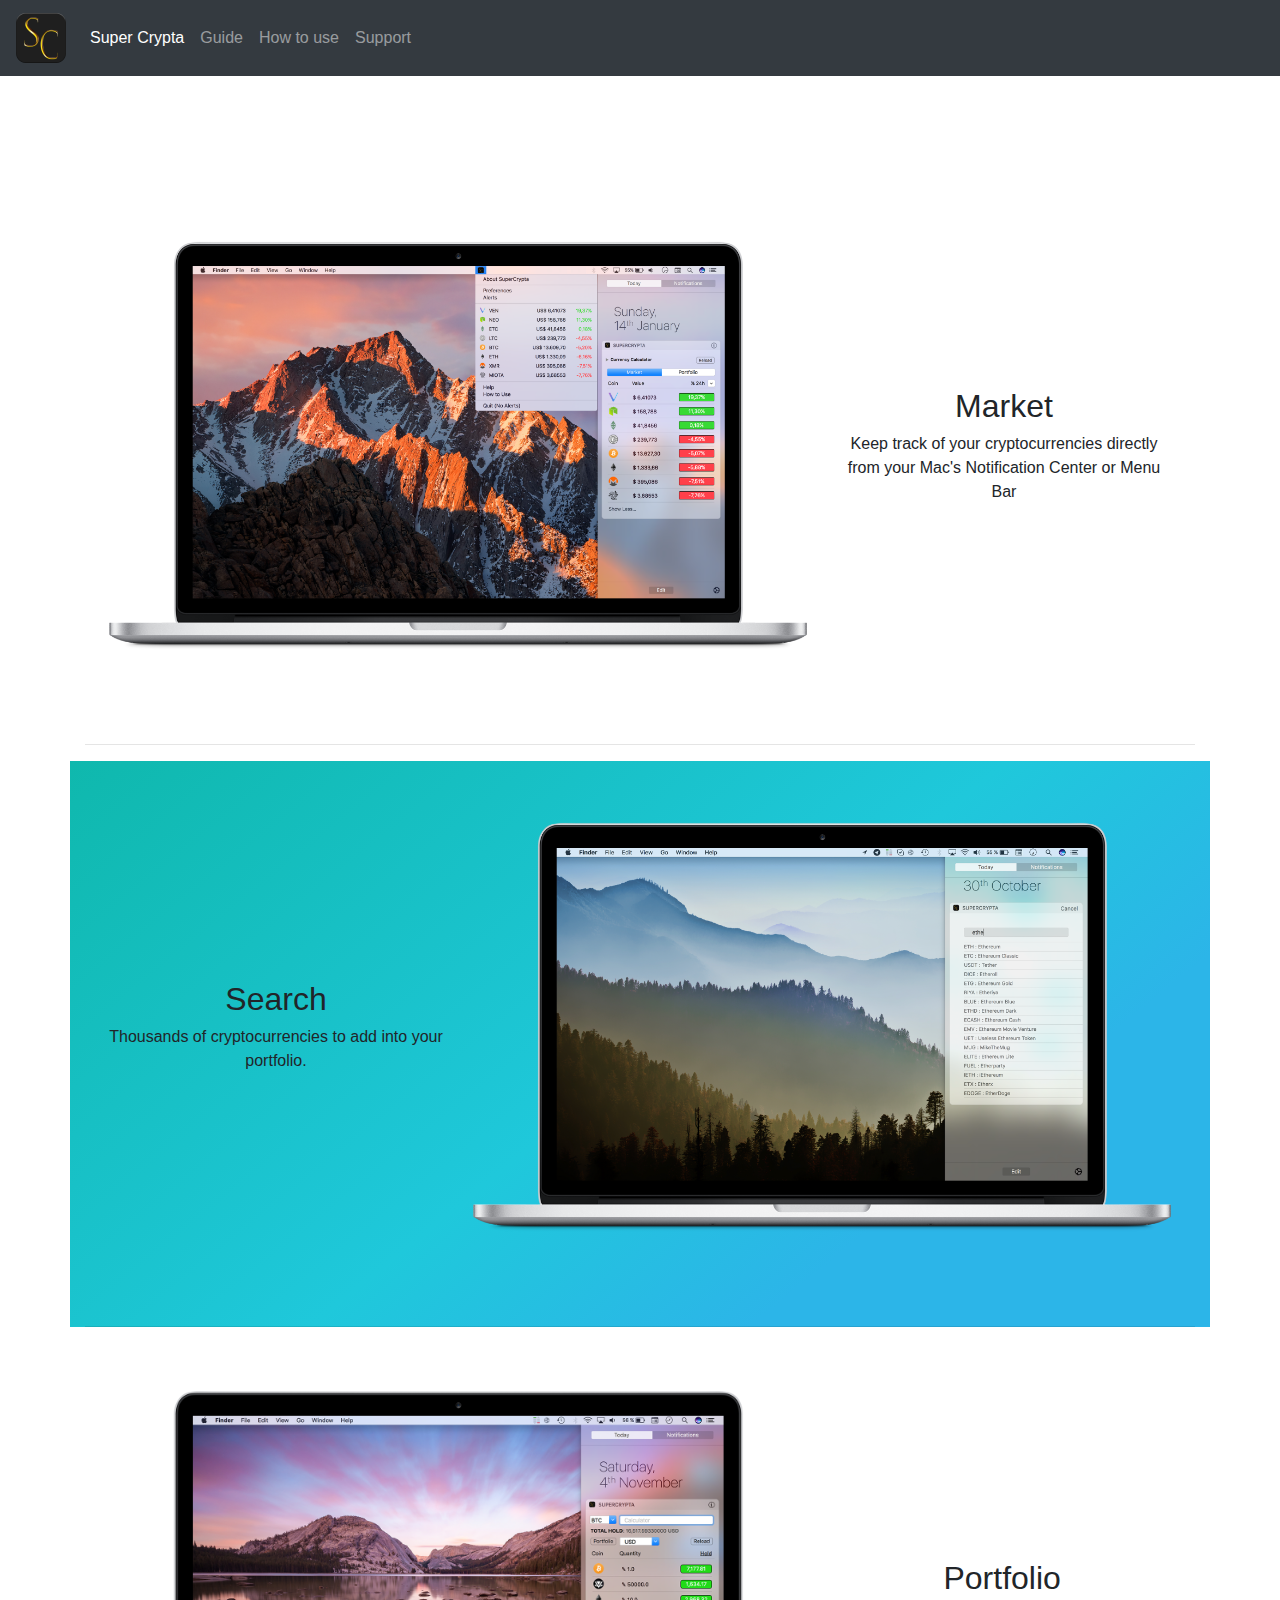
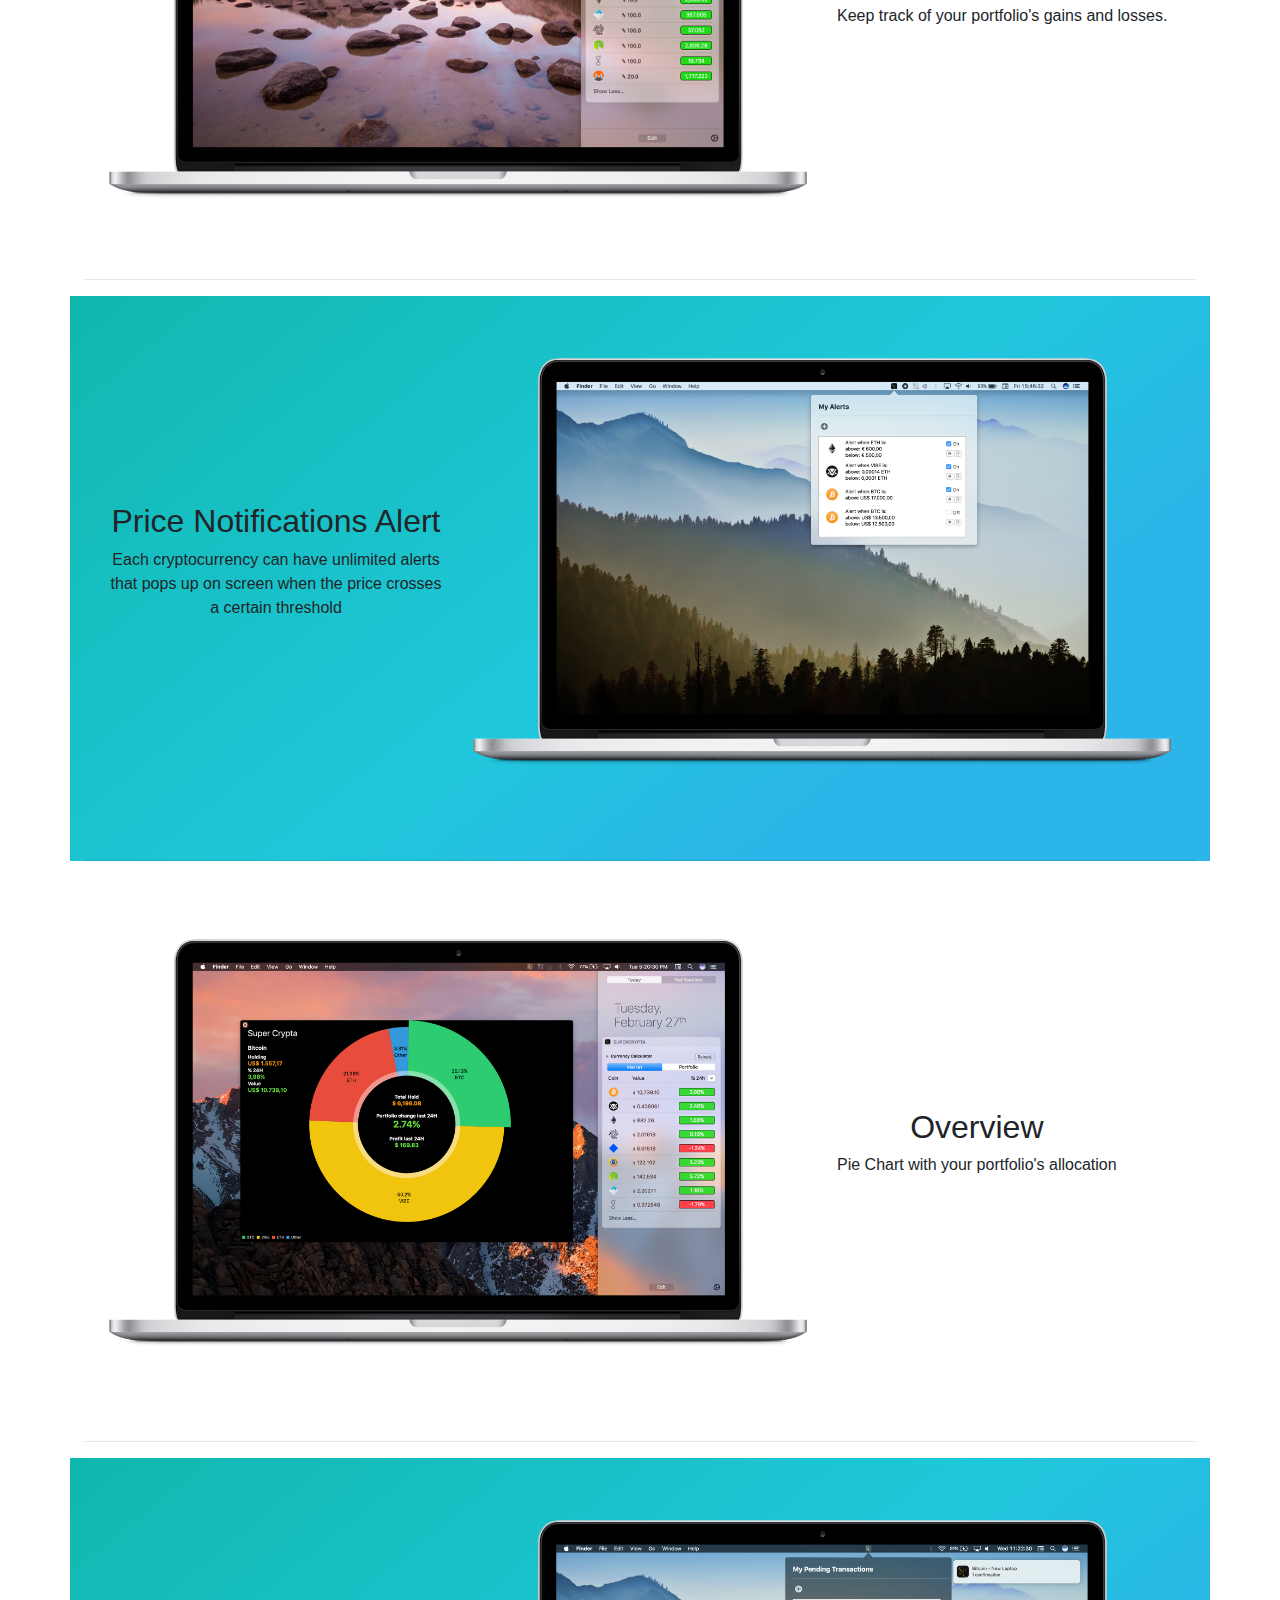
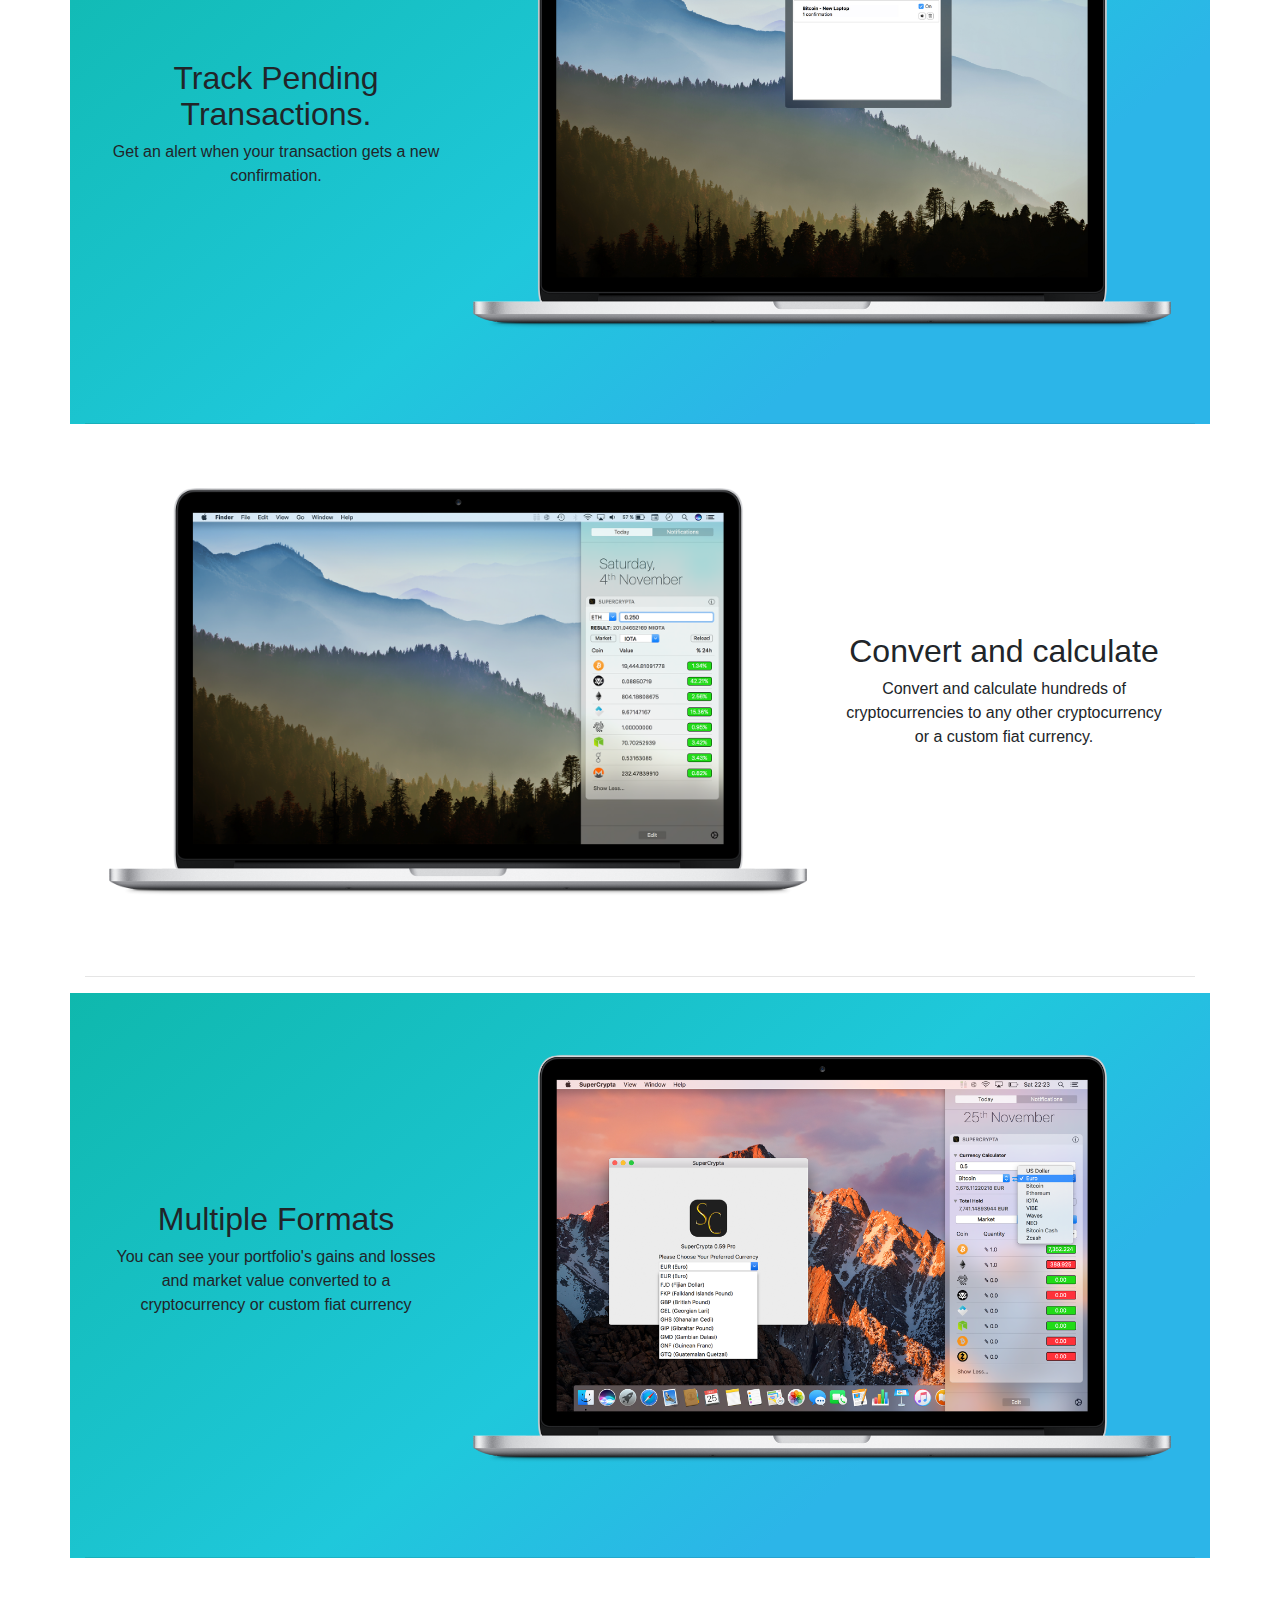
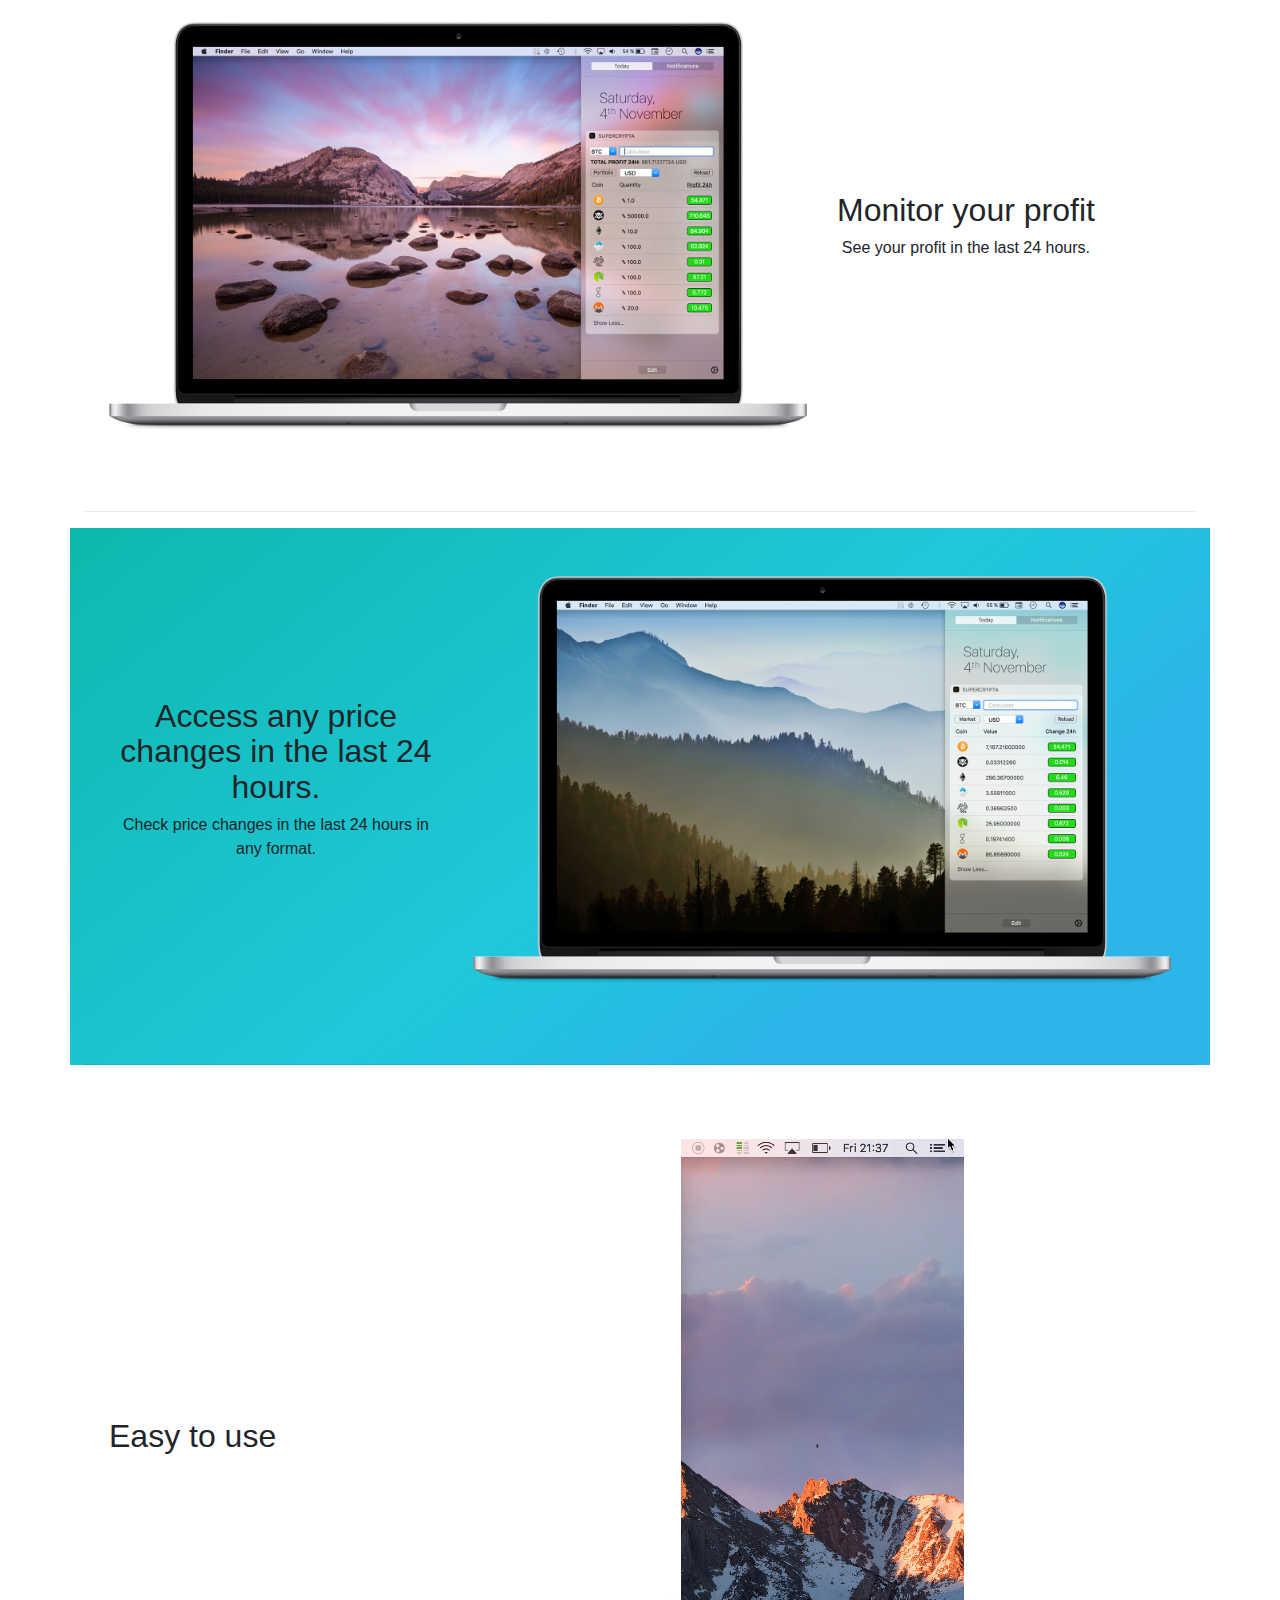
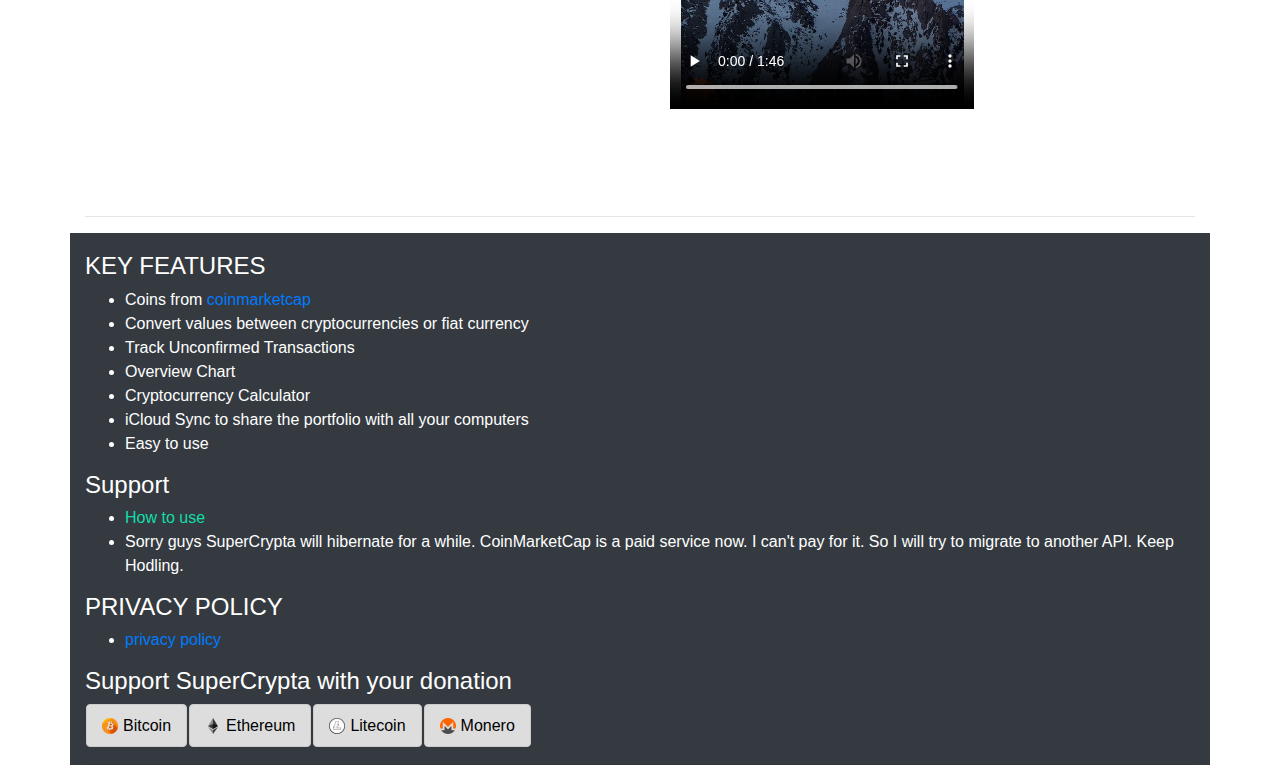
<file: index.html>
<!DOCTYPE html>
<html lang="en">
  <head>
    <!-- Global site tag (gtag.js) - Google Analytics -->
    <script async src="https://www.googletagmanager.com/gtag/js?id=UA-108375007-1"></script>
    <script>
        window.dataLayer = window.dataLayer || [];
    function gtag(){dataLayer.push(arguments);}
    gtag('js', new Date());
    gtag('config', 'UA-108375007-1');
    
   
    
    </script>
    <meta charset="utf-8">
    <meta name="viewport" content="width=device-width, initial-scale=1, shrink-to-fit=no">
    <meta name="description" content="cryptocurrency tracking for mac">
    <meta name="coinzilla" content="coinzilla-173315b10b744107fb" />
    <meta name="author" content="">
    <link rel="shortcut icon" href="favicon.ico" />
    <title>Super Crypta</title>
    <!-- Bootstrap core CSS -->
    <link rel="stylesheet" href="web/css/bootstrap.min.css">
    <link rel="stylesheet" href="web/css/colorbox.css">
    <!--      <link href="web/css/cryptodonate.css" rel="stylesheet"/> -->
    <link href="web/css/base.css" rel="stylesheet"/>
    
    <link href="web/css/cryptodonate.css" rel="stylesheet"/>

    <link href="web/css/cryptodonate.dark.css" rel="stylesheet"/>
    
    
    
    
    
    <style>
    
    .vcenter {
    display: inline-block;
    vertical-align: middle;
    float: none;
    }
    .fundoGradiente {
    
    /*      background: linear-gradient(141deg, #0fb8ad 0%, #1fc8db 51%, #2cb5e8 75%); */
    background: linear-gradient(141deg,  #0fb8ad 0%, #1fc8db 51%, #2cb5e8 75%);
    
    }
    
    .fundoGradienteBlack {
    
    /*      background: linear-gradient(141deg, #0fb8ad 0%, #1fc8db 51%, #2cb5e8 75%); */
/*     	background: linear-gradient(141deg, #1773b1 0%, #185e75 71.02%); */
    	background-color: #343a40;
    	
    	
    	color: white;
    
    }
    
    
    
    </style>
	  

	  
  </head>
  <body>
	  
	  <!--
	  
    <div id="google_translate_element"></div><script type="text/javascript">
    function googleTranslateElementInit() {
    new google.translate.TranslateElement({pageLanguage: 'en', layout: google.translate.TranslateElement.InlineLayout.SIMPLE}, 'google_translate_element');
    }
    </script>
    
    <script type="text/javascript" src="//translate.google.com/translate_a/element.js?cb=googleTranslateElementInit"></script>
    -->
    
    
    
    <nav class="navbar navbar-expand-md navbar-dark bg-dark fixed-top">
      <a class="navbar-brand" href="#"><img src="web/img/logo_supercrypta_128.png" width="50"/></a>
      <button class="navbar-toggler" type="button" data-toggle="collapse" data-target="#navbarsExampleDefault" aria-controls="navbarsExampleDefault" aria-expanded="false" aria-label="Toggle navigation">
      <span class="navbar-toggler-icon"></span>
      </button>
      <div class="collapse navbar-collapse" id="navbarsExampleDefault">
        <ul class="navbar-nav mr-auto">
          <li class="nav-item active">
            <a class="nav-link" href="#">Super Crypta <span class="sr-only"></span></a>
          </li>
          
          
           <li class="nav-item ">
            <a class="nav-link" href="#guide">Guide <span class="sr-only"></span></a>
          </li>
          
           <li class="nav-item ">
            <a class="nav-link" href="help/index.html">How to use <span class="sr-only"></span></a>
          </li>
          
          <li class="nav-item ">
            <a class="nav-link" href="#support">Support <span class="sr-only"></span></a>
          </li>
          
         
          
          
        </ul>
        <ul class="navbar-nav">
          <li class="nav-item">
            
            <!-- <a class="nav-link" href="https://itunes.apple.com/us/app/supercrypta/id1299563325?ls=1&mt=12">
              <img border="0" height="50" alt="Download on AppStore" src="web/img/download_apple.png" >
            </a> -->
		  
	 
            
        
            
            
            
          </li>
          
<!--
          <li class="nav-item">
            
        
            
            <a class="nav-link" href="beta/SuperCrypta_Beta-0.64.pkg">
              <img border="0" height="50" alt="Download on Beta" src="web/img/download_beta.png" >
            </a>
            
            
            
          </li>
-->
          
          
        </ul>
      </div>
    </nav>
    

    
    
    <div class="container" style="padding-top: 100px">
      <div class="row starter-template">
        
        
        
        
        <div class="col-md-8">
          <p>
            <img  class="img-fluid" src="web/img/mac_both.png"/>
          </p>
        </div>
        
        
        <div class="col-md-4 d-flex align-items-center">
          <div>
            <h2>Market</h2>
            <p>Keep track of your cryptocurrencies directly from your Mac's Notification Center or Menu Bar</p>
          </div>
        </div>
        
        
      </div>
      <hr>
    </div>
    
    
    <div class="container fundoGradiente">
      <div class="row starter-template">
        
        
        
        <div class="col-md-4 d-flex align-items-center" >
          <div>
            <h2>Search</h2>
            <p >Thousands of cryptocurrencies to add into your portfolio.</p>
          </div>
        </div>
        
        
        <div class="col-md-8">
          <p> <img  class="img-fluid" src="web/img/mac_search.png" </p>
        </div>
        
      </div>
      <hr>
    </div>
    
    
    <div class="container" >
      <div class="row starter-template">
        
        
        
        
        <div class="col-md-8">
          <p> <img  class="img-fluid" src="web/img/mac_portfolio.png" </p>
        </div>
        
        
        <div class="col-md-4 d-flex align-items-center">
          <di>
          <h2>Portfolio</h2>
          <p>Keep track of your portfolio's gains and losses.</p>
          </di>
        </div>
        
        
      </div>
      <hr>
    </div>
    
    
    
    
    
     <div class="container fundoGradiente">
      <div class="row starter-template">
        
        
        
        <div class="col-md-4 d-flex align-items-center" >
          <div>
            <h2>Price Notifications Alert </h2>
            <p>Each cryptocurrency can have unlimited alerts that pops up on screen when the price crosses a certain threshold 
            </p>
          </div>
        </div>
        
        
        <div class="col-md-8">
          <p> <img  class="img-fluid" src="web/img/mac_alert.png" </p>
        </div>
        
      </div>
      <hr>
    </div>
    
    
    
    
    
    
    
     <div class="container">
      <div class="row starter-template">
        
        
        <div class="col-md-8">
          <p> <img  class="img-fluid" src="web/img/mac_overview.png" </p>
        </div>
        
        
        
        <div class="col-md-4 d-flex align-items-center" >
          <div>
            <h2>Overview</h2>
            <p>Pie Chart with your portfolio's allocation
            </p>
          </div>
        </div>
        
        
    
        
      </div>
      <hr>
    </div>
    
    
    
    
    <div class="container fundoGradiente" >
      <div class="row starter-template">
        
        
        
      
        
        
        <div class="col-md-4 d-flex align-items-center">
          <di>
          <h2>Track Pending Transactions.</h2>
          <p>Get an alert when your transaction gets a new confirmation.</p>
          </di>
        </div>
        
        
       <div class="col-md-8">
          <p> <img  class="img-fluid" src="web/img/mac_confirmation.png" </p>
        </div>
        
        
      </div>
      <hr>
    </div>
    
    
    
    
    
    
    
    
    
    
    
    
    
    
    
    
    
    
    
    <div class="container">
      <div class="row starter-template">
        
        
        <div class="col-md-8">
          <p> <img  class="img-fluid" src="web/img/mac_convertion_calculator.png" </p>
        </div>
        
        
        
        <div class="col-md-4 d-flex align-items-center" >
          <div>
            <h2>Convert and calculate</h2>
            <p>Convert and calculate hundreds of cryptocurrencies to any other cryptocurrency or a custom fiat currency.
            </p>
          </div>
        </div>
        
        
    
        
      </div>
      <hr>
    </div>
    
    
    
    
    <div class="container fundoGradiente" >
      <div class="row starter-template">
        
        
        
      
        
        
        <div class="col-md-4 d-flex align-items-center">
          <di>
          <h2>Multiple Formats</h2>
          <p>You can see your portfolio's gains and losses and market value converted to a cryptocurrency or custom fiat currency</p>
          </di>
        </div>
    
        
        
       <div class="col-md-8">
          <p> <img  class="img-fluid" src="web/img/mac_custom_currency.png" </p>
        </div>
        
        
      </div>
      <hr>
    </div>
    
    
    
    <div class="container ">
      <div class="row starter-template">
        
        
        <div class="col-md-8">
          <p> <img  class="img-fluid" src="web/img/mac_gains.png" </p>
        </div>
        
        
        <div class="col-md-4 d-flex align-items-center" >
          <div>
            <h2>Monitor your profit</h2>
            <p>See your profit in the last 24 hours. 
            </p>
          </div>
        </div>
        
        
   
        
        
        
      </div>
      <hr>
    </div>
    
    
    <div class="container fundoGradiente" >
      <div class="row starter-template">
        
        
        

        
        
        <div class="col-md-4 d-flex align-items-center">
          <di>
          <h2>Access any price changes in the last 24 hours.</h2>
          <p>Check price changes in the last 24 hours in any format.</p>
          </di>
        </div>
 
         <div class="col-md-8">
          <p> <img  class="img-fluid" src="web/img/mac_price24.png" </p>
        </div>
        
        
      </div>
      <hr>
    </div>
    
    
    
    
    <div class="container " id="guide">
      <div class="row starter-template">
        
 
         <div class="col-md-4 d-flex align-items-center">
          <di>
          <h2>Easy to use</h2>
          </di>
        </div>
                       
        
        <div class="col-md-8">
          <p>  

	          <video style="padding-top: 10px; padding-bottom: 20px" width="304" height="600" controls >
                    <source src="web/supercrypta.mp4" type="video/mp4">
              </video>

              
           </p>
        </div>
        
        

        
        
        
        
        
      </div>
      <hr>
    </div>
    
    
    
    
    
    
    <div class="container fundoGradienteBlack" id="support">
      <div class="row" style="padding-top: 20px">
        
        
   
        
        
        <div class="col-md-12">
	      
	        
	      <h4>KEY FEATURES</h4>
          <ul>
	          <li>Coins from <a target="_blank" href="https://coinmarketcap.com">coinmarketcap</a> </li>
	          <li>Convert values between cryptocurrencies or fiat currency</li>
	          <li>Track Unconfirmed Transactions</li>
	          <li>Overview Chart</li>
	          <li>Cryptocurrency Calculator</li>
	          <li>iCloud Sync to share the portfolio with all your computers</li>
	          <li>Easy to use </li>
          </ul>
          
          <h4>Support</h4>
	      <ul>
		  <li><a style="color: #12dea8" href="help/index.html">How to use</a>  </li>
	          <li>Sorry guys SuperCrypta will hibernate for a while. CoinMarketCap is a paid service now. I can't pay for it. So I will try to migrate to another API. Keep Hodling.</li>
		      
          </ul>
            
        <h4>PRIVACY POLICY</h4>
        <ul><li><a href="privacy.html">privacy policy</a></li></ul>
            
          
          
          <h4>Support SuperCrypta with your donation</h4>
          
          <table>
                <tbody>
                    <tr>
                        
                        <td>
                            <div class="btc">
                            </div>
                        </td>
                        <td>
                            <div class="eth">
                            </div>
                        </td>
                        <td>
                            <div class="ltc">
                            </div>
                        </td>
                        <td>
                            <div class="xmr">
                            </div>
                        </td>
                    </tr>
                    
                   
                </tbody>
            </table>
          
      
        
          
	         
        </div>
        
        
        
        
        
      </div>
      <hr>
    </div>
    
    
    
    
    
<!--
        
    <div class="container" >
      <div class="row starter-template">
        
        
        
        <div class="col-md-12">
              <div class="container">
		      <div class="row starter-template" id="content">
		        
		        
		        <div class="col-md-3 btc"></div>
		        <div class="col-md-3 eth"></div>
		        <div class="col-md-3 ltc"></div>
		        <div class="col-md-3 xmr"></div>
		        
		      </div>
		    </div>
        </div>
        
  
        
        
      </div>
      <hr>
    </div>
    
-->
    
    
    

    
    
    
    
   
    
    
    
    
    
    
    
    
     <script>
            !function(c){var t=document.createElement("script");t.type="text/javascript",t.async=!0,t.onload=c,t.src="web/cryptodonate.js";var e=document.getElementsByTagName("script")[0];e.parentNode.insertBefore(t,e)}(function(){
                    var btcElems = document.getElementsByClassName('btc');
                    for(var i = 0;i < btcElems.length;i++) {
                        var cd = new Fr.CryptoDonate({
                            baseURL: 'web/',


                            strings: {
                                button: 'Bitcoin',
                                buttonTitle: 'Donate {coinName}',
                                coins: {
                                    bitcoin: 'Bitcoin',
                                    ethereum: 'Ether',
                                    litecoin: 'Litecoin',
                                    monero: 'Monero',
                                },
                                dialogHeader: 'Donate {coinName}',
                                dialogHelper: 'Please use this {coin} address to donate. Thanks!',
                                openInWallet: 'Click here to send this address to your wallet.'
                            },



                            address: '1MYZDEpaE7157njrvq8QBmbrgUMB3SSuhx',
                            buttonLarge: btcElems[i].className.match('large') !== null,

                            buttonClass: btcElems[i].className.match('dark') !== null ? 'dark' : '',
                            dialogClass: btcElems[i].className.match('dark') !== null ? 'dark' : ''
                        });
                        cd.appendTo(btcElems[i]);
                    }

                    var ethElems = document.getElementsByClassName('eth');
                    for(var i = 0;i < ethElems.length;i++) {
                        var cd = new Fr.CryptoDonate({
                            coin: 'ethereum',
                            address: '0x4c77a2A8a570D0066A57a5Cf58bE590e7b9D1A5c',
                            baseURL: 'web/',
                            strings: {
                                button: 'Ethereum',
                                buttonTitle: 'Donate {coinName}',
                                coins: {
                                    bitcoin: 'Bitcoin',
                                    ethereum: 'Ethereum',
                                    litecoin: 'Litecoin',
                                    monero: 'Monero',
                                },
                                dialogHeader: 'Donate {coinName}',
                                dialogHelper: 'Please use this address to donate Ethereum or any Ethereum token. Thanks!',
                                openInWallet: 'Click here to send this address to your wallet.'
                            },
                            buttonLarge: ethElems[i].className.match('large') !== null,

                            buttonClass: ethElems[i].className.match('dark') !== null ? 'darkx' : '',
                            dialogClass: ethElems[i].className.match('dark') !== null ? 'dark' : ''
                        });
                        cd.appendTo(ethElems[i]);
                    }

                    var ltcElems = document.getElementsByClassName('ltc');
                    for(var i = 0;i < ethElems.length;i++) {
                        var cd = new Fr.CryptoDonate({
                            coin: 'litecoin',
                            address: 'LQRBruBi9TDHj62U46DU3TNN6fXJrrDyJZ',
                            baseURL: 'web/',
                            strings: {
                                button: 'Litecoin',
                                buttonTitle: 'Donate {coinName}',
                                coins: {
                                    bitcoin: 'Bitcoin',
                                    ethereum: 'Ether',
                                    litecoin: 'Litecoin',
                                    monero: 'Monero',
                                },
                                dialogHeader: 'Donate {coinName}',
                                dialogHelper: 'Please use this {coin} address to donate. Thanks!',
                                openInWallet: 'Click here to send this address to your wallet.'
                            },
                            buttonLarge: ltcElems[i].className.match('large') !== null,

                            buttonClass: ltcElems[i].className.match('dark') !== null ? 'dark' : '',
                            dialogClass: ltcElems[i].className.match('dark') !== null ? 'dark' : ''
                        });
                        cd.appendTo(ltcElems[i]);
                    }

                    var xmrElems = document.getElementsByClassName('xmr');
                    for(var i = 0;i < ethElems.length;i++) {
                        var cd = new Fr.CryptoDonate({
                            coin: 'monero',
                            address: '463tWEBn5XZJSxLU6uLQnQ2iY9xuNcDbjLSjkn3XAXHCbLrTTErJrBWYgHJQyrCwkNgYvyV3z8zctJLPCZy24jvb3NiTcTJ',
                            baseURL: 'web/',
                            strings: {
                                button: 'Monero',
                                buttonTitle: 'Donate {coinName}',
                                coins: {
                                    bitcoin: 'Bitcoin',
                                    ethereum: 'Ether',
                                    litecoin: 'Litecoin',
                                    monero: 'Monero',
                                },
                                dialogHeader: 'Donate {coinName}',
                                dialogHelper: 'Please use this {coin} address to donate. Thanks!',
                                openInWallet: 'Click here to send this address to your wallet.'
                            },
                            buttonLarge: xmrElems[i].className.match('large') !== null,

                            buttonClass: xmrElems[i].className.match('dark') !== null ? 'dark' : '',
                            dialogClass: xmrElems[i].className.match('dark') !== null ? 'dark' : ''
                        });
                        cd.appendTo(xmrElems[i]);
                    }
              });


        </script>
    
    
    
    
    
    <!-- Bootstrap core JavaScript
    ================================================== -->
    <!-- Placed at the end of the document so the pages load faster -->
    
    <!-- Optional JavaScript -->
    <!-- jQuery first, then Popper.js, then Bootstrap JS -->
<!--     <script src="web/js/jquery-3.2.1.slim.min.js" ></script>
 -->        <script src="https://ajax.googleapis.com/ajax/libs/jquery/1.10.2/jquery.min.js"></script>

    <script src="web/js/jquery.colorbox.js" ></script>

    <script src="web/js/popper.min.js" ></script>
    <script src="web/js/bootstrap.min.js"></script>



    <script type="text/javascript">

        jQuery.colorbox.settings.maxWidth  = '95%';
        jQuery.colorbox.settings.maxHeight = '95%';

        // ColorBox resize function
        var resizeTimer;
        function resizeColorBox()
        {
          if (resizeTimer) clearTimeout(resizeTimer);
          resizeTimer = setTimeout(function() {
              if (jQuery('#cboxOverlay').is(':visible')) {
                  jQuery.colorbox.load(true);
              }
          }, 300);
        }

        // Resize ColorBox when resizing window or changing mobile device orientation
        jQuery(window).resize(resizeColorBox);
        window.addEventListener("orientationchange", resizeColorBox, false);



      

          $(document).ready(function(){
              console.log("init 1");

                // $(".group2").colorbox({rel:'group2', transition:"fade"});

            /*

      <div class="row starter-template">

        <div class="col-md-4 d-flex align-items-center" >
          <div>
            <h2>Monitor your profit</h2>
            <p>See your profit in the last 24 hours. 
            </p>
          </div>
        </div>
        
        
        <div class="col-md-8">
          <p> <img  class="img-fluid" src="web/img/mac_gains.png" </p>
        </div>

            */

            $("div.col-md-8 p img.img-fluid").each(function(index, item){



                var anchor = $('<a/>').attr({'href': $(item).attr("src") }).colorbox(
                  {
                    rel:'gallery',
                    height: "100%", 
                    transition:"fade",
                    title: function() {

                        var texto  = $(item).closest('div.row').find('h2').text();

                        var texto2 = ""

                        $(item).closest('div.row').find("p").each(function(index2, item2){
                           texto2 = texto2 + " " + $(item2).text()
                        })

                        // return texto + " - " + texto2.trim()

                        return " " + texto
//                        return $(item).closest('div.row').find('h2').text();

                        // return $(item).closest('div.row').find('div.col-md-4 div h2').text();
                      // console.log("ZAMBIA ", $(item).parent().parent().parent().parent().find('div.col-md-4 div h2'))
                      // console.log("ZAMBIA2 ", $(item).closest('div.row').find('h2'))
                      // return "teste2 " + index
                    }

                  }
                );


                $(item).wrap(anchor);




                // $(item).colorbox( {
                //     rel:'gallery', 
                //     title: function() {
                //       return "teste"
                //     },
                //     href : function(){
                //       console.log($(item).attr('src'))
                //       return $(item).attr('src')
                //     }
                // })

                console.log("imagem", $(item).attr("src"))


            })

            // $("a.gallery").colorbox({rel: 'gal', title: function(){
            //   var url = $(this).attr('href');
            //   return '<a href="' + url + '" target="_blank">Open In New Window</a>';
            // }});



          })

    </script>
    
    
  </body>
</html>
</file>
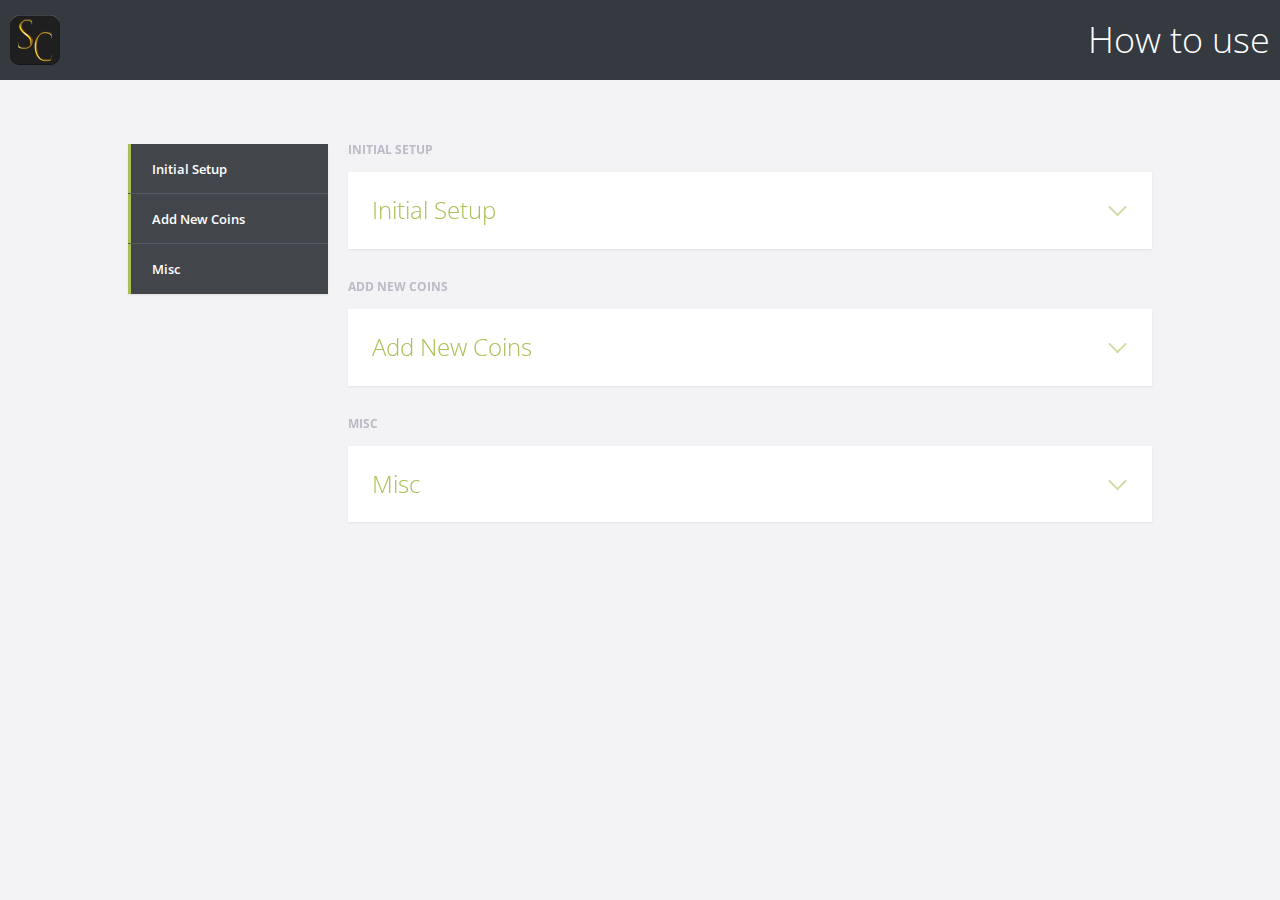
<file: help/index.html>
<!doctype html>
<html lang="en" class="no-js">
<head>
	<script async src="https://www.googletagmanager.com/gtag/js?id=UA-108375007-1"></script>
    <script>
        window.dataLayer = window.dataLayer || [];
    function gtag(){dataLayer.push(arguments);}
    gtag('js', new Date());
    gtag('config', 'UA-108375007-1');
    
   
    
    </script>
	<meta charset="UTF-8">
	<meta name="viewport" content="width=device-width, initial-scale=1">
	
    <meta name="viewport" content="width=device-width, initial-scale=1, shrink-to-fit=no">
    <meta name="description" content="supercrypta cryptocurrency tracking for mac">
    

	<link href='http://fonts.googleapis.com/css?family=Open+Sans:400,300,600,700' rel='stylesheet' type='text/css'>

	    <link rel="stylesheet"  href="../web/css/bootstrap.min.css">


	<link rel="stylesheet" href="css/reset.css"> <!-- CSS reset -->
	<link rel="stylesheet" href="css/style.css"> <!-- Resource style -->
	<script src="js/modernizr.js"></script> <!-- Modernizr -->
	
	
	<style>
		
		
		</style>

	<title>FAQ - SuperCrypta</title>
</head>
<body>
<header>
	
	<h1 class="row">
    	<div class="col-md-6 text-left"><a style="padding-left: 10px" title="Return" href="../index.html"><img style="padding-top: 15px" src="../web/img/logo_supercrypta_128.png" width="50"> </a></div>
		<div class="col-md-6 text-right"><span style="padding-right: 10px">How to use</span></div>
  	</h1>
  
</header>
<section class="cd-faq">

	<ul class="cd-faq-categories">
		<li><a class="selected" href="#guide">Initial Setup</a></li>
		<li><a class="selected" href="#addCoin">Add New Coins</a></li>
		<li><a class="selected" href="#misc">Misc</a></li>
	</ul>
 <!-- cd-faq-categories -->

	<div class="cd-faq-items">
		<ul id="guide" class="cd-faq-group">
			<li class="cd-faq-title"><h2>Initial Setup</h2></li>
			<li>
				<a class="cd-faq-trigger" href="#0">Initial Setup</a>
				<div class="cd-faq-content">
					<p><img class="img-fluid" src="images/1%20-%20Display%20notification%20Center.jpeg" /></p>
					<p><img class="img-fluid" src="images/2%20-%20Add%20Super%20Crypta.jpeg" style="padding-top: 10px"/></p>
					<p><img class="img-fluid" src="images/2.1%20-%20Add%20Super%20Crypta.jpeg" style="padding-top: 10px"/></p>
					<p><img class="img-fluid" src="images/2.2%20-%20Add%20Super%20Crypta.jpeg" style="padding-top: 10px"/></p>
				</div> <!-- cd-faq-content -->
			</li>

		</ul>
		
			
			
			
		<ul id="addCoin" class="cd-faq-group">
			<li class="cd-faq-title"><h2>Add New Coins</h2></li>
		

			<li>
				<a class="cd-faq-trigger" href="#0">Add New Coins</a>
				<div class="cd-faq-content">
					<p><img class="img-fluid" src="images/3%20-%20Add%20Coins.jpeg"/></p>
					<p><img class="img-fluid" src="images/3.1%20-%20Add%20Coins.jpeg" style="padding-top: 10px"/></p>
					<p><img class="img-fluid" src="images/3.2%20-%20Add%20Coins.jpeg" style="padding-top: 10px"/></p>
				</div> <!-- cd-faq-content -->
			</li>


			
		</ul> <!-- cd-faq-group -->



		<ul id="misc" class="cd-faq-group">
			<li class="cd-faq-title"><h2>Misc</h2></li>
		

	
			<li>
				<a class="cd-faq-trigger" href="#0">Misc</a>
				<div class="cd-faq-content">
					<p><img class="img-fluid" src="images/5%20-%20general.jpeg"/></p>
					<p><img class="img-fluid" src="images/5.1%20general%202.jpeg" style="padding-top: 10px"/></p>

					
				</div> <!-- cd-faq-content -->
			</li>

			
		</ul> <!-- cd-faq-group -->
		
		
	</div> <!-- cd-faq-items -->
	<a href="#0" class="cd-close-panel">Close</a>
</section> <!-- cd-faq -->
<!-- <script src="js/jquery-2.1.1.js"></script> -->
 <script src="https://ajax.googleapis.com/ajax/libs/jquery/1.10.2/jquery.min.js"></script>

<script src="js/jquery.mobile.custom.min.js"></script>
<script src="js/main.js"></script> <!-- Resource jQuery -->

    <script src="../web/js/popper.min.js" ></script>

<script src="../web/js/bootstrap.min.js"></script>
    
</body>
</html>
</file>
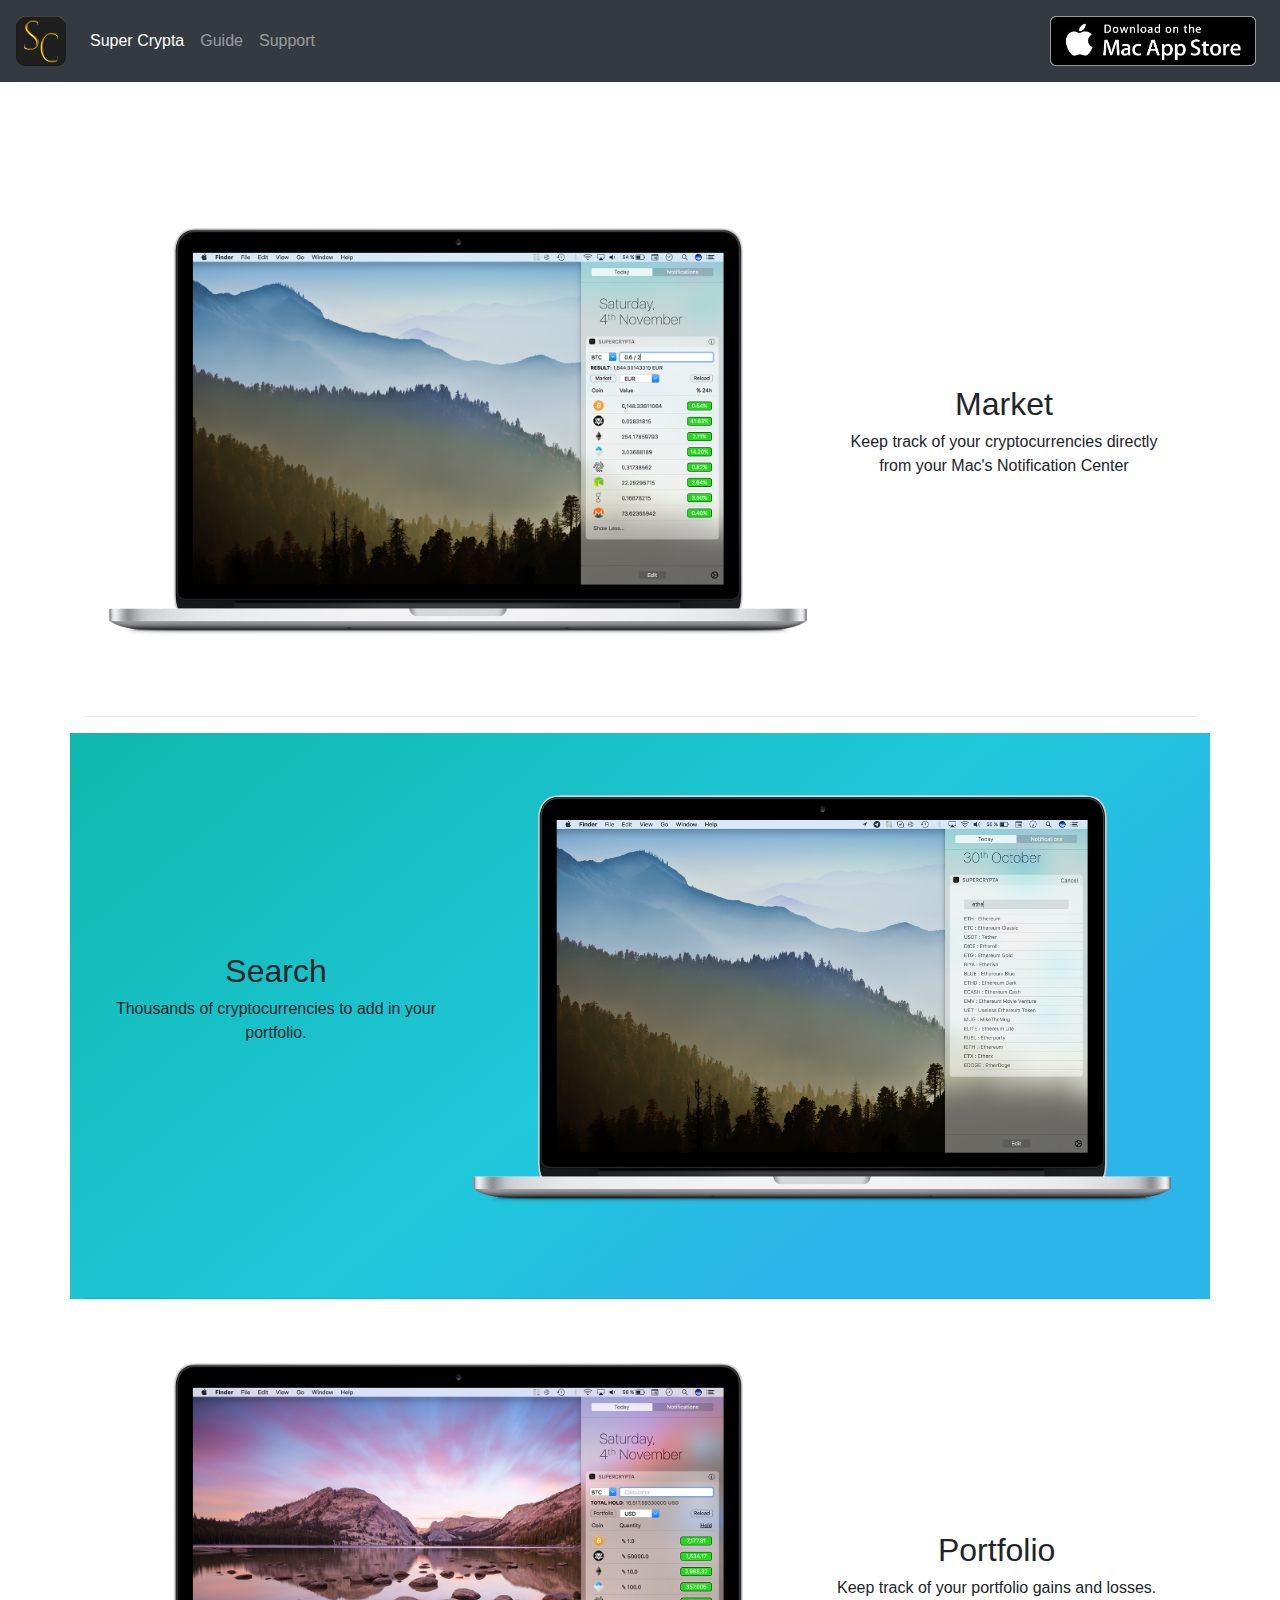
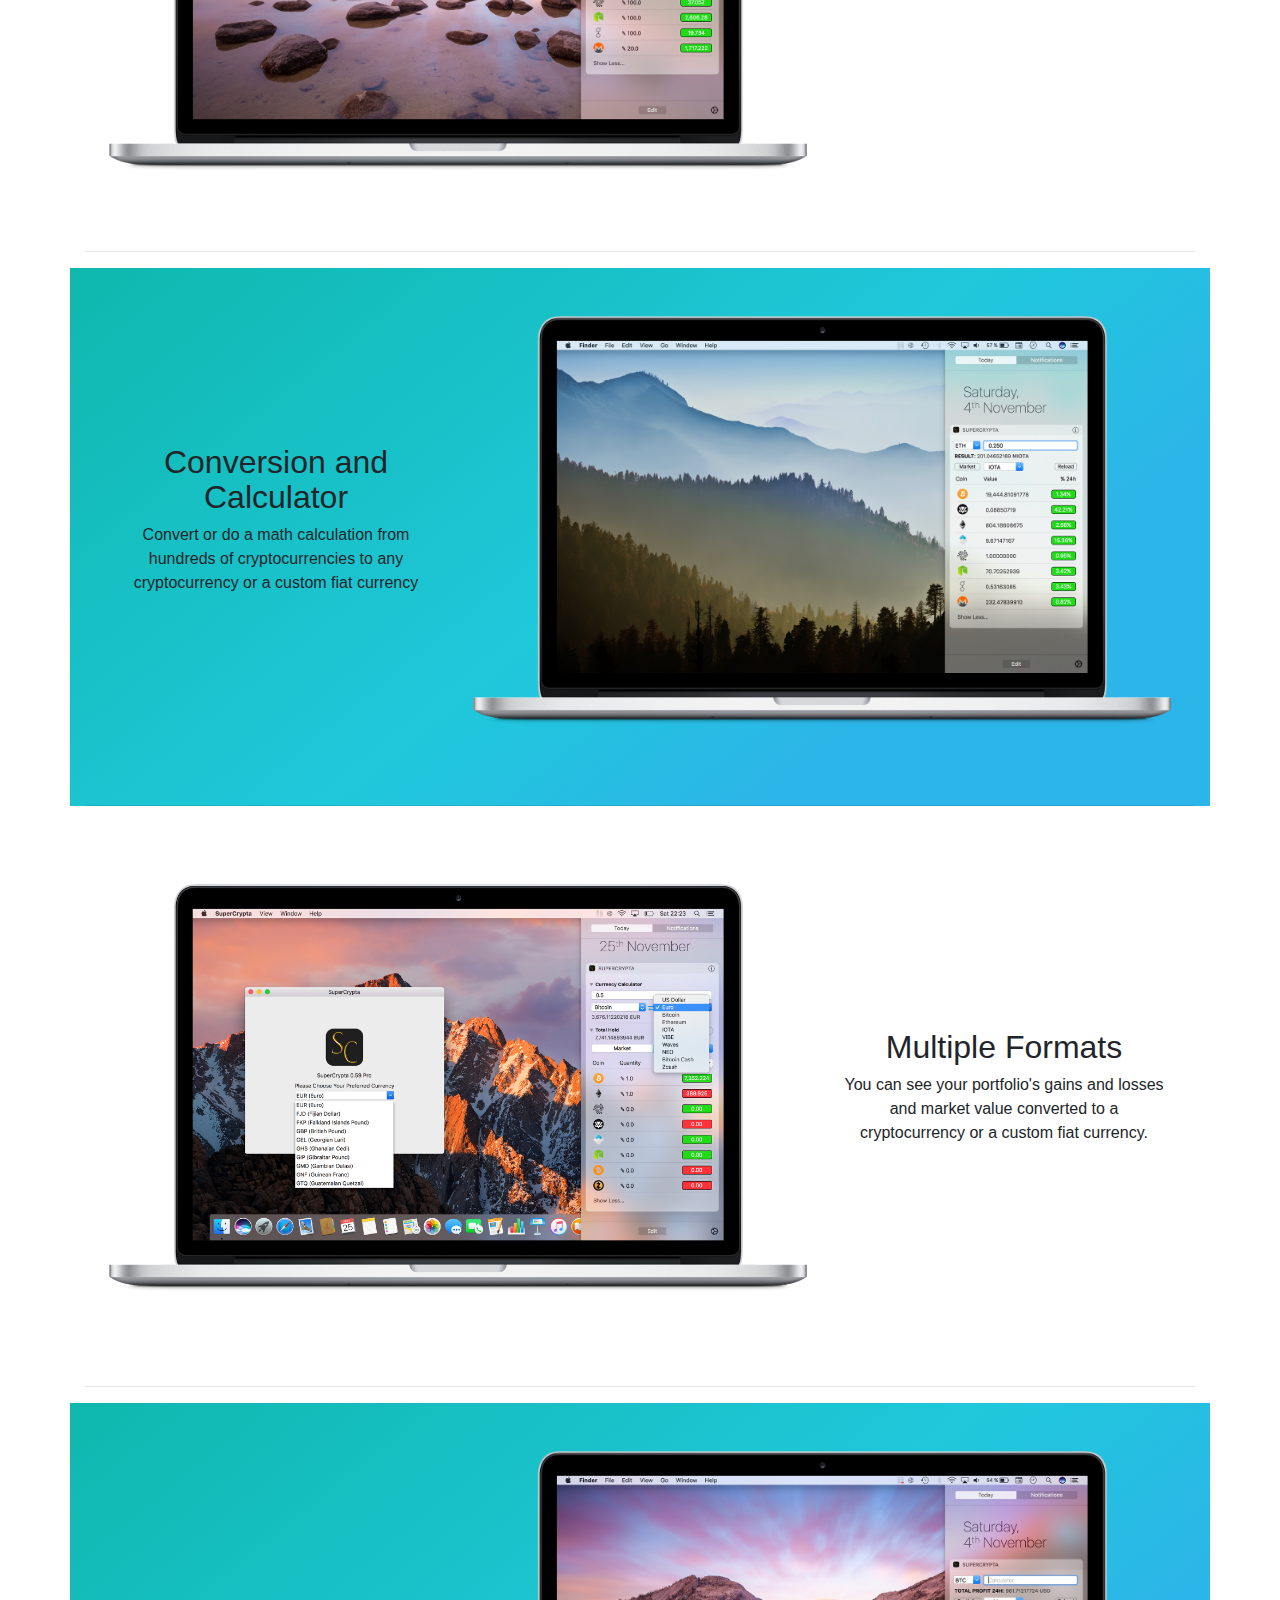
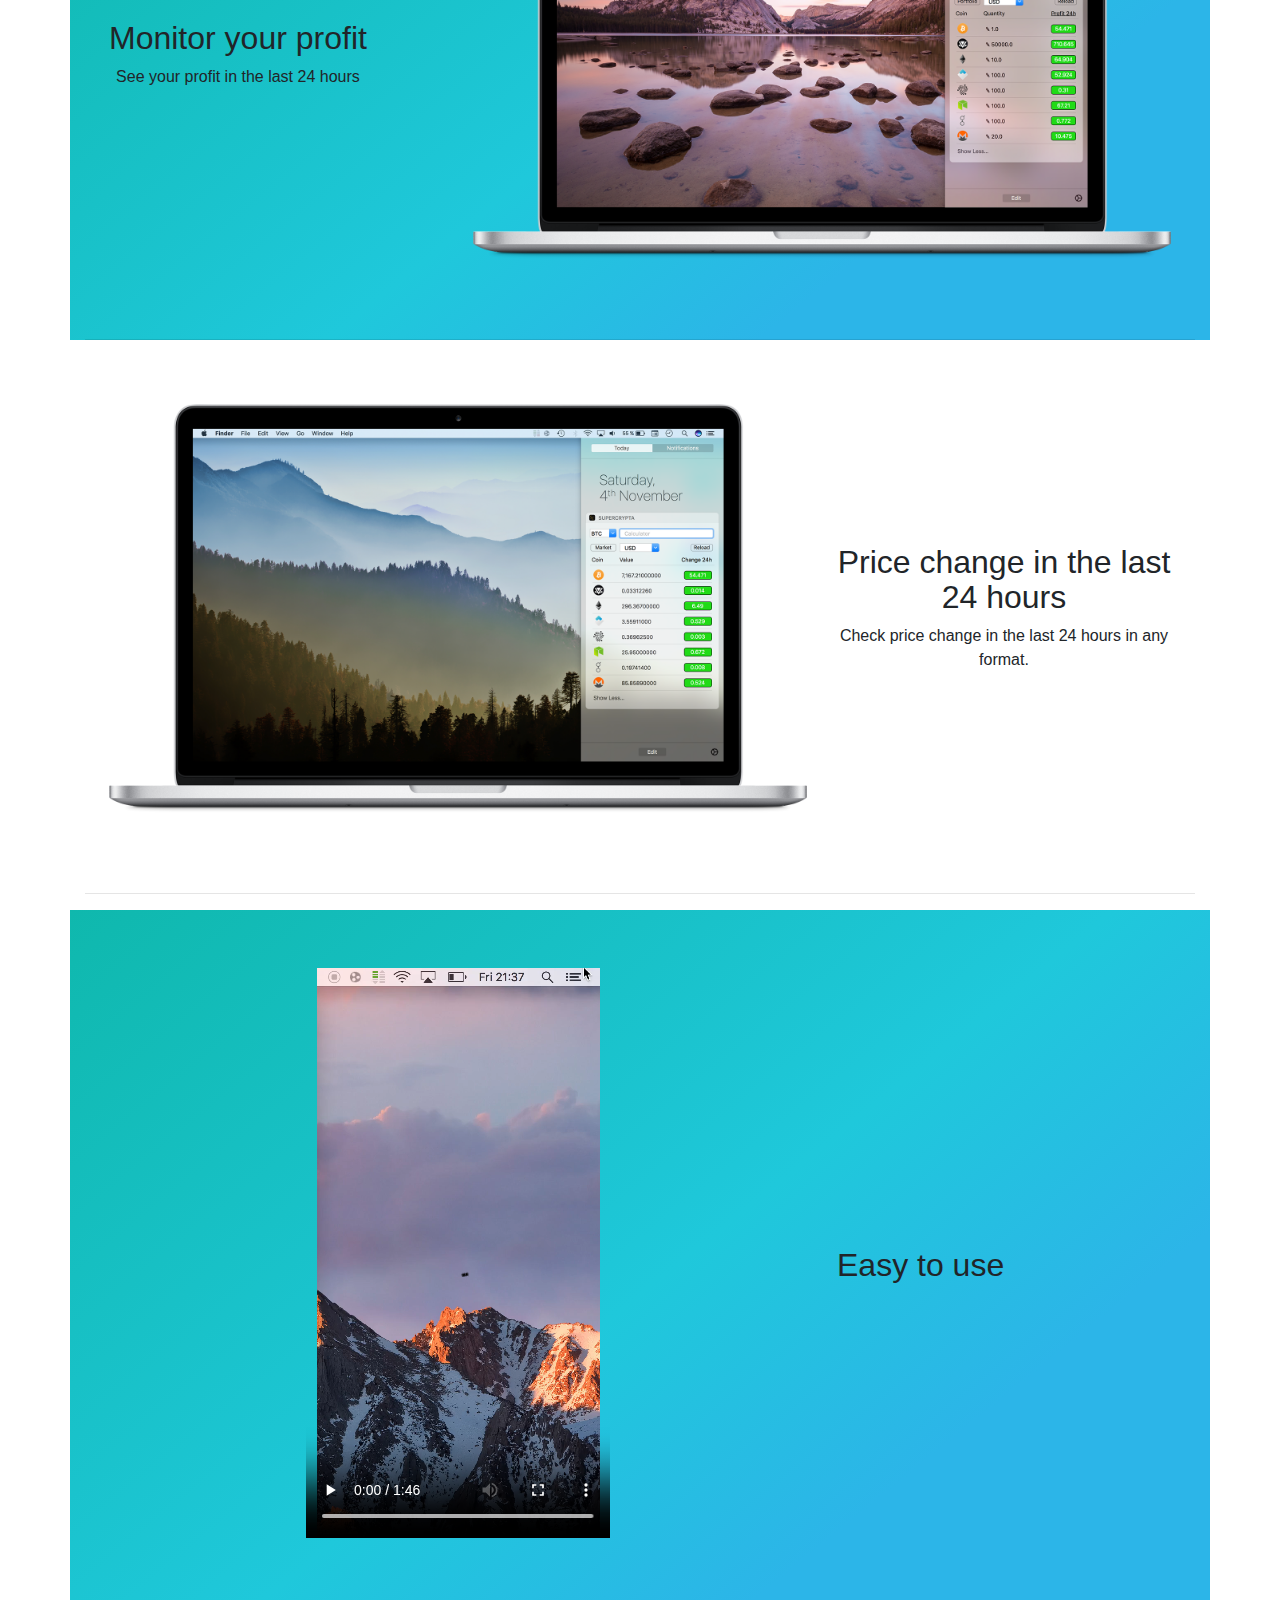
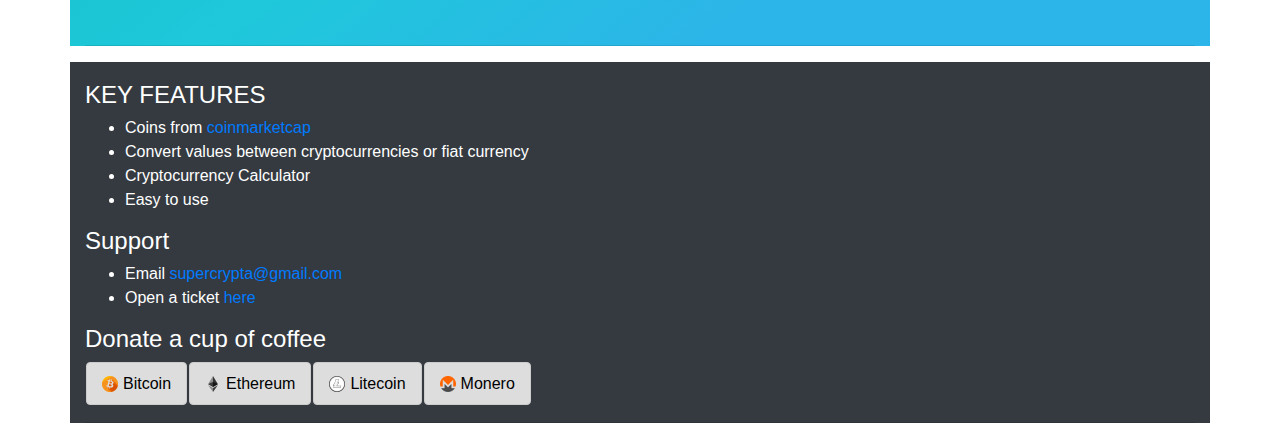
<file: web/index.html>
<!DOCTYPE html>
<html lang="en">
  <head>
    <!-- Global site tag (gtag.js) - Google Analytics -->
    <script async src="https://www.googletagmanager.com/gtag/js?id=UA-108375007-1"></script>
    <script>
        window.dataLayer = window.dataLayer || [];
    function gtag(){dataLayer.push(arguments);}
    gtag('js', new Date());
    gtag('config', 'UA-108375007-1');
    
   
    
    </script>
    <meta charset="utf-8">
    <meta name="viewport" content="width=device-width, initial-scale=1, shrink-to-fit=no">
    <meta name="description" content="cryptocurrency tracking for mac">
    <meta name="author" content="">
    <meta name="coinzilla" content="coinzilla-173315b10b744107fb" />
    <link rel="shortcut icon" href="favicon.ico" />
    <title>Super Crypta</title>
    <!-- Bootstrap core CSS -->
    <link rel="stylesheet" href="css/bootstrap.min.css">
    <!--      <link href="css/cryptodonate.css" rel="stylesheet"/> -->
    <link href="css/base.css" rel="stylesheet"/>
    
    <link href="css/cryptodonate.css" rel="stylesheet"/>

    <link href="css/cryptodonate.dark.css" rel="stylesheet"/>
    
    
    
    
    
    <style>
    
    .vcenter {
    display: inline-block;
    vertical-align: middle;
    float: none;
    }
    .fundoGradiente {
    
    /*      background: linear-gradient(141deg, #0fb8ad 0%, #1fc8db 51%, #2cb5e8 75%); */
    background: linear-gradient(141deg,  #0fb8ad 0%, #1fc8db 51%, #2cb5e8 75%);
    
    }
    
    .fundoGradienteBlack {
    
    /*      background: linear-gradient(141deg, #0fb8ad 0%, #1fc8db 51%, #2cb5e8 75%); */
/*     	background: linear-gradient(141deg, #1773b1 0%, #185e75 71.02%); */
    	background-color: #343a40;
    	
    	
    	color: white;
    
    }
    
    
    
    
    
    
    .mg-fluid {
	    border-radius: 5px;
	    cursor: pointer;
	    transition: 0.3s;
    }
    
    
    .mg-fluid:hover {
	    opacity: 0.7;
    }
    
    .modal {
	    display: none; /* Hidden by default */
	    position: fixed; /* Stay in place */
	    z-index: 1; /* Sit on top */
	    padding-top: 100px; /* Location of the box */
	    left: 0;
	    top: 0;
	    width: 100%; /* Full width */
	    height: 100%; /* Full height */
	    overflow: auto; /* Enable scroll if needed */
	    background-color: rgb(0,0,0); /* Fallback color */
	    background-color: rgba(0,0,0,0.9); /* Black w/ opacity */
	}
	
	/* Modal Content (Image) */
	.modal-content {
	    margin: auto;
	    display: block;
	    width: 80%;
	    max-width: 700px;
	}
	
	/* Caption of Modal Image (Image Text) - Same Width as the Image */
	#caption {
	    margin: auto;
	    display: block;
	    width: 80%;
	    max-width: 700px;
	    text-align: center;
	    color: #ccc;
	    padding: 10px 0;
	    height: 150px;
	}
	
	/* Add Animation - Zoom in the Modal */
	.modal-content, #caption { 
	    -webkit-animation-name: zoom;
	    -webkit-animation-duration: 0.6s;
	    animation-name: zoom;
	    animation-duration: 0.6s;
	}
	
	@-webkit-keyframes zoom {
	    from {-webkit-transform:scale(0)} 
	    to {-webkit-transform:scale(1)}
	}
	
	@keyframes zoom {
	    from {transform:scale(0)} 
	    to {transform:scale(1)}
	}
	
	/* The Close Button */
	.close {
	    position: absolute;
	    top: 15px;
	    right: 35px;
	    color: #f1f1f1;
	    font-size: 40px;
	    font-weight: bold;
	    transition: 0.3s;
	}
	
	.close:hover,
	.close:focus {
	    color: #bbb;
	    text-decoration: none;
	    cursor: pointer;
	}
	
	/* 100% Image Width on Smaller Screens */
	@media only screen and (max-width: 700px){
	    .modal-content {
	        width: 100%;
	    }
	}

	
    
    
    </style>
    
    
    <script async src="//pagead2.googlesyndication.com/pagead/js/adsbygoogle.js"></script>
<script>
  (adsbygoogle = window.adsbygoogle || []).push({
    google_ad_client: "ca-pub-2746454217236814",
    enable_page_level_ads: true
  });
</script>
	  
	  
	  <script type="text/javascript"> var infolinks_pid = 3047987; var infolinks_wsid = 0; </script> <script type="text/javascript" src="//resources.infolinks.com/js/infolinks_main.js"></script>
	  

  </head>
  <body>
	  
	  
	  <!-- The Modal -->
		<div id="myModal" class="modal">
		
		  <!-- The Close Button -->
		  <span class="close">&times;</span>
		
		  <!-- Modal Content (The Image) -->
		  <img class="modal-content" id="img01">
		
		  <!-- Modal Caption (Image Text) -->
		  <div id="caption"></div>
		</div>
	  
	  <!--
	  
    <div id="google_translate_element"></div><script type="text/javascript">
    function googleTranslateElementInit() {
    new google.translate.TranslateElement({pageLanguage: 'en', layout: google.translate.TranslateElement.InlineLayout.SIMPLE}, 'google_translate_element');
    }
    </script>
    
    <script type="text/javascript" src="//translate.google.com/translate_a/element.js?cb=googleTranslateElementInit"></script>
    -->
    
    
    
    <nav class="navbar navbar-expand-md navbar-dark bg-dark fixed-top">
      <a class="navbar-brand" href="#"><img src="img/logo_supercrypta_128.png" width="50"/></a>
      <button class="navbar-toggler" type="button" data-toggle="collapse" data-target="#navbarsExampleDefault" aria-controls="navbarsExampleDefault" aria-expanded="false" aria-label="Toggle navigation">
      <span class="navbar-toggler-icon"></span>
      </button>
      <div class="collapse navbar-collapse" id="navbarsExampleDefault">
        <ul class="navbar-nav mr-auto">
          <li class="nav-item active">
            <a class="nav-link" href="#">Super Crypta <span class="sr-only"></span></a>
          </li>
          
          
           <li class="nav-item ">
            <a class="nav-link" href="#guide">Guide <span class="sr-only"></span></a>
          </li>
          
          <li class="nav-item ">
            <a class="nav-link" href="#support">Support <span class="sr-only"></span></a>
          </li>
          
         
          
          
        </ul>
        <ul class="navbar-nav">
          <li class="nav-item">
            
            <a class="nav-link" href="https://itunes.apple.com/us/app/supercrypta/id1299563325?ls=1&mt=12">
              <img border="0" height="50" alt="Download on AppStore" src="img/download_apple.png" >
            </a>
            
          </li>
          
        </ul>
      </div>
    </nav>
    
    
    <!--
    <main role="main" class="container">
      <div class="starter-template">
        <h1>Bootstrap starter template</h1>
        <p class="lead">Use this document as a way to quickly start any new project.<br> All you get is this text and a mostly barebones HTML document.</p>
      </div>
      
      
      
      
      
      
    </main>
    -->
    
    
    <div class="container" style="padding-top: 100px">
      <div class="row starter-template">
        
        
        
        
        <div class="col-md-8">
          <p>
            <img  class="img-fluid" src="img/mac_cotacao.png"/>
          </p>
        </div>
        
        
        <div class="col-md-4 d-flex align-items-center">
          <div>
            <h2>Market</h2>
            <p>Keep track of your cryptocurrencies directly from your Mac's Notification Center</p>
          </div>
        </div>
        
        
      </div>
      <hr>
    </div>
    
    
    <div class="container fundoGradiente">
      <div class="row starter-template">
        
        
        
        <div class="col-md-4 d-flex align-items-center" >
          <div>
            <h2>Search</h2>
            <p >Thousands of cryptocurrencies to add in your portfolio.</p>
          </div>
        </div>
        
        
        <div class="col-md-8">
          <p> <img  class="img-fluid" src="img/mac_search.png" </p>
        </div>
        
      </div>
      <hr>
    </div>
    
    
    <div class="container" >
      <div class="row starter-template">
        
        
        
        
        <div class="col-md-8">
          <p> <img  class="img-fluid" src="img/mac_portfolio.png" </p>
        </div>
        
        
        <div class="col-md-4 d-flex align-items-center">
          <di>
          <h2>Portfolio</h2>
          <p>Keep track of your portfolio gains and losses.</p>
          </di>
        </div>
        
        
      </div>
      <hr>
    </div>
    <div class="container fundoGradiente">
      <div class="row starter-template">
        
        
        
        <div class="col-md-4 d-flex align-items-center" >
          <div>
            <h2>Conversion and Calculator</h2>
            <p>Convert or do a math calculation from hundreds of cryptocurrencies to any cryptocurrency or a custom fiat currency
            </p>
          </div>
        </div>
        
        
        <div class="col-md-8">
          <p> <img  class="img-fluid" src="img/mac_convertion_calculator.png" </p>
        </div>
        
        
      </div>
      <hr>
    </div>
    
    
    
    
    <div class="container" >
      <div class="row starter-template">
        
        
        
        <div class="col-md-8">
          <p> <img  class="img-fluid" src="img/mac_custom_currency.png" </p>
        </div>
        
        
        <div class="col-md-4 d-flex align-items-center">
          <di>
          <h2>Multiple Formats</h2>
          <p>You can see your portfolio's gains and losses and market value converted to a cryptocurrency or a custom fiat currency.</p>
          </di>
        </div>
        
        
      </div>
      <hr>
    </div>
    
    
    
    <div class="container fundoGradiente">
      <div class="row starter-template">
        
        
        <div class="col-md-4 d-flex align-items-center" >
          <div>
            <h2>Monitor your profit</h2>
            <p>See your profit in the last 24 hours
            </p>
          </div>
        </div>
        
        
        <div class="col-md-8">
          <p> <img  class="img-fluid" src="img/mac_gains.png" </p>
        </div>
        
        
        
      </div>
      <hr>
    </div>
    
    
    <div class="container" >
      <div class="row starter-template">
        
        
        
        <div class="col-md-8">
          <p> <img  class="img-fluid" src="img/mac_price24.png" </p>
        </div>
        
        
        <div class="col-md-4 d-flex align-items-center">
          <di>
          <h2>Price change in the last 24 hours</h2>
          <p>Check price change in the last 24 hours in any format.</p>
          </di>
        </div>
        
        
      </div>
      <hr>
    </div>
    
    
    
    
    <div class="container fundoGradiente" id="guide">
      <div class="row starter-template">
        
                
        
        <div class="col-md-8">
          <p>  

	          <video style="padding-top: 10px; padding-bottom: 20px" width="304" height="600" controls >
                    <source src="supercrypta.mp4" type="video/mp4">
              </video>

              
           </p>
        </div>
        
        
        <div class="col-md-4 d-flex align-items-center">
          <di>
          <h2>Easy to use</h2>
          </di>
        </div>
        
        
        
        
        
      </div>
      <hr>
    </div>
    
    
    
    
    
    
    <div class="container fundoGradienteBlack" id="support">
      <div class="row" style="padding-top: 20px">
        
        
   
        
        
        <div class="col-md-12">
	        <h4>KEY FEATURES</h4>
          <ul>
	          <li>Coins from <a target="_blank" href="https://coinmarketcap.com">coinmarketcap</a> </li>
	          <li>Convert values between cryptocurrencies or fiat currency </li>
	          <li>Cryptocurrency Calculator</li>
	          <li>Easy to use </li>
          </ul>
          
          <h4>Support</h4>
	      <ul>
		      <li>Email <a href="mailto:supercrypta@gmail.com?Subject=Hello%20there" target="_top">supercrypta@gmail.com</a></li>
	          <li>Open a ticket <a target="_blank" href="https://github.com/supercrypta/supercrypta.github.io/issues">here</a> </li>
          </ul> 
          
          
          <h4>Donate a cup of coffee</h4>
          
          <table>
                <tbody>
                    <tr>
                        
                        <td>
                            <div class="btc">
                            </div>
                        </td>
                        <td>
                            <div class="eth">
                            </div>
                        </td>
                        <td>
                            <div class="ltc">
                            </div>
                        </td>
                        <td>
                            <div class="xmr">
                            </div>
                        </td>
                    </tr>
                    
                   
                </tbody>
            </table>
          
      
        
          
	         
        </div>
        
        
        
        
        
      </div>
      <hr>
    </div>
    
    
    
    
    
<!--
        
    <div class="container" >
      <div class="row starter-template">
        
        
        
        <div class="col-md-12">
              <div class="container">
		      <div class="row starter-template" id="content">
		        
		        
		        <div class="col-md-3 btc"></div>
		        <div class="col-md-3 eth"></div>
		        <div class="col-md-3 ltc"></div>
		        <div class="col-md-3 xmr"></div>
		        
		      </div>
		    </div>
        </div>
        
  
        
        
      </div>
      <hr>
    </div>
    
-->
    
    
    

    
    
    
    
   
    
    
    
    
    
    
    
    
     <script>
            !function(c){var t=document.createElement("script");t.type="text/javascript",t.async=!0,t.onload=c,t.src="cryptodonate.js";var e=document.getElementsByTagName("script")[0];e.parentNode.insertBefore(t,e)}(function(){
                    var btcElems = document.getElementsByClassName('btc');
                    for(var i = 0;i < btcElems.length;i++) {
                        var cd = new Fr.CryptoDonate({
                            baseURL: '../web',


                            strings: {
                                button: 'Bitcoin',
                                buttonTitle: 'Donate {coinName}',
                                coins: {
                                    bitcoin: 'Bitcoin',
                                    ethereum: 'Ether',
                                    litecoin: 'Litecoin',
                                    monero: 'Monero',
                                },
                                dialogHeader: 'Donate {coinName}',
                                dialogHelper: 'Please use this {coin} address to donate. Thanks!',
                                openInWallet: 'Click here to send this address to your wallet.'
                            },



                            address: '1MYZDEpaE7157njrvq8QBmbrgUMB3SSuhx',
                            buttonLarge: btcElems[i].className.match('large') !== null,

                            buttonClass: btcElems[i].className.match('dark') !== null ? 'dark' : '',
                            dialogClass: btcElems[i].className.match('dark') !== null ? 'dark' : ''
                        });
                        cd.appendTo(btcElems[i]);
                    }

                    var ethElems = document.getElementsByClassName('eth');
                    for(var i = 0;i < ethElems.length;i++) {
                        var cd = new Fr.CryptoDonate({
                            coin: 'ethereum',
                            address: '0x4c77a2A8a570D0066A57a5Cf58bE590e7b9D1A5c',
                            baseURL: '../web',
                            strings: {
                                button: 'Ethereum',
                                buttonTitle: 'Donate {coinName}',
                                coins: {
                                    bitcoin: 'Bitcoin',
                                    ethereum: 'Ethereum',
                                    litecoin: 'Litecoin',
                                    monero: 'Monero',
                                },
                                dialogHeader: 'Donate {coinName}',
                                dialogHelper: 'Please use this {coin} address to donate. Thanks!',
                                openInWallet: 'Click here to send this address to your wallet.'
                            },
                            buttonLarge: ethElems[i].className.match('large') !== null,

                            buttonClass: ethElems[i].className.match('dark') !== null ? 'darkx' : '',
                            dialogClass: ethElems[i].className.match('dark') !== null ? 'dark' : ''
                        });
                        cd.appendTo(ethElems[i]);
                    }

                    var ltcElems = document.getElementsByClassName('ltc');
                    for(var i = 0;i < ethElems.length;i++) {
                        var cd = new Fr.CryptoDonate({
                            coin: 'litecoin',
                            address: 'LQRBruBi9TDHj62U46DU3TNN6fXJrrDyJZ',
                            baseURL: '../web',
                            strings: {
                                button: 'Litecoin',
                                buttonTitle: 'Donate {coinName}',
                                coins: {
                                    bitcoin: 'Bitcoin',
                                    ethereum: 'Ether',
                                    litecoin: 'Litecoin',
                                    monero: 'Monero',
                                },
                                dialogHeader: 'Donate {coinName}',
                                dialogHelper: 'Please use this {coin} address to donate. Thanks!',
                                openInWallet: 'Click here to send this address to your wallet.'
                            },
                            buttonLarge: ltcElems[i].className.match('large') !== null,

                            buttonClass: ltcElems[i].className.match('dark') !== null ? 'dark' : '',
                            dialogClass: ltcElems[i].className.match('dark') !== null ? 'dark' : ''
                        });
                        cd.appendTo(ltcElems[i]);
                    }

                    var xmrElems = document.getElementsByClassName('xmr');
                    for(var i = 0;i < ethElems.length;i++) {
                        var cd = new Fr.CryptoDonate({
                            coin: 'monero',
                            address: '47cf2ggw9HCXHeNqqRjvu592mpxUci9cNTGfgHRGbkuGUhPMRHacSdE4xgEDf7KNKgACL8Y2pcLPHh3X6DjxjGjXB7Bq7Px',
                            baseURL: '../web',
                            strings: {
                                button: 'Monero',
                                buttonTitle: 'Donate {coinName}',
                                coins: {
                                    bitcoin: 'Bitcoin',
                                    ethereum: 'Ether',
                                    litecoin: 'Litecoin',
                                    monero: 'Monero',
                                },
                                dialogHeader: 'Donate {coinName}',
                                dialogHelper: 'Please use this {coin} address to donate. Thanks!',
                                openInWallet: 'Click here to send this address to your wallet.'
                            },
                            buttonLarge: xmrElems[i].className.match('large') !== null,

                            buttonClass: xmrElems[i].className.match('dark') !== null ? 'dark' : '',
                            dialogClass: xmrElems[i].className.match('dark') !== null ? 'dark' : ''
                        });
                        cd.appendTo(xmrElems[i]);
                    }
              });
        </script>
    
    
    
    
    
    <!-- Bootstrap core JavaScript
    ================================================== -->
    <!-- Placed at the end of the document so the pages load faster -->
    
    <!-- Optional JavaScript -->
    <!-- jQuery first, then Popper.js, then Bootstrap JS -->
    <script src="js/jquery-3.2.1.slim.min.js" ></script>
    <script src="js/popper.min.js" ></script>
    <script src="js/bootstrap.min.js"></script>
    
    
    <script>
	
		
		var modal = document.getElementById('myModal');
		
		var modalImg = $("#img01")
		var captionText = $("#caption")
		
		$("img.img-fluid").each(function(){
			
			var img = $(this)
			
			img.click(function(){
				modal.style.display = "block"
				$("#img01").attr('src', $(img).attr('src'))
				$("#caption").text("Ma ois")
					
			})
			$(".close").click(function(){
				modal.style.display = "none"
			})
			
			
			
		})

/*
		// Get the image and insert it inside the modal - use its "alt" text as a caption
		var img = document.getElementById('myImg');
		var modalImg = document.getElementById("img01");
		var captionText = document.getElementById("caption");
		img.onclick = function(){
		    modal.style.display = "block";
		    modalImg.src = this.src;
		    captionText.innerHTML = this.alt;
		}
		
		// Get the <span> element that closes the modal
		var span = document.getElementsByClassName("close")[0];
		
		// When the user clicks on <span> (x), close the modal
		span.onclick = function() { 
		  modal.style.display = "none";
		}    
*/
	    
	</script>
    
    
  </body>
</html>
</file>
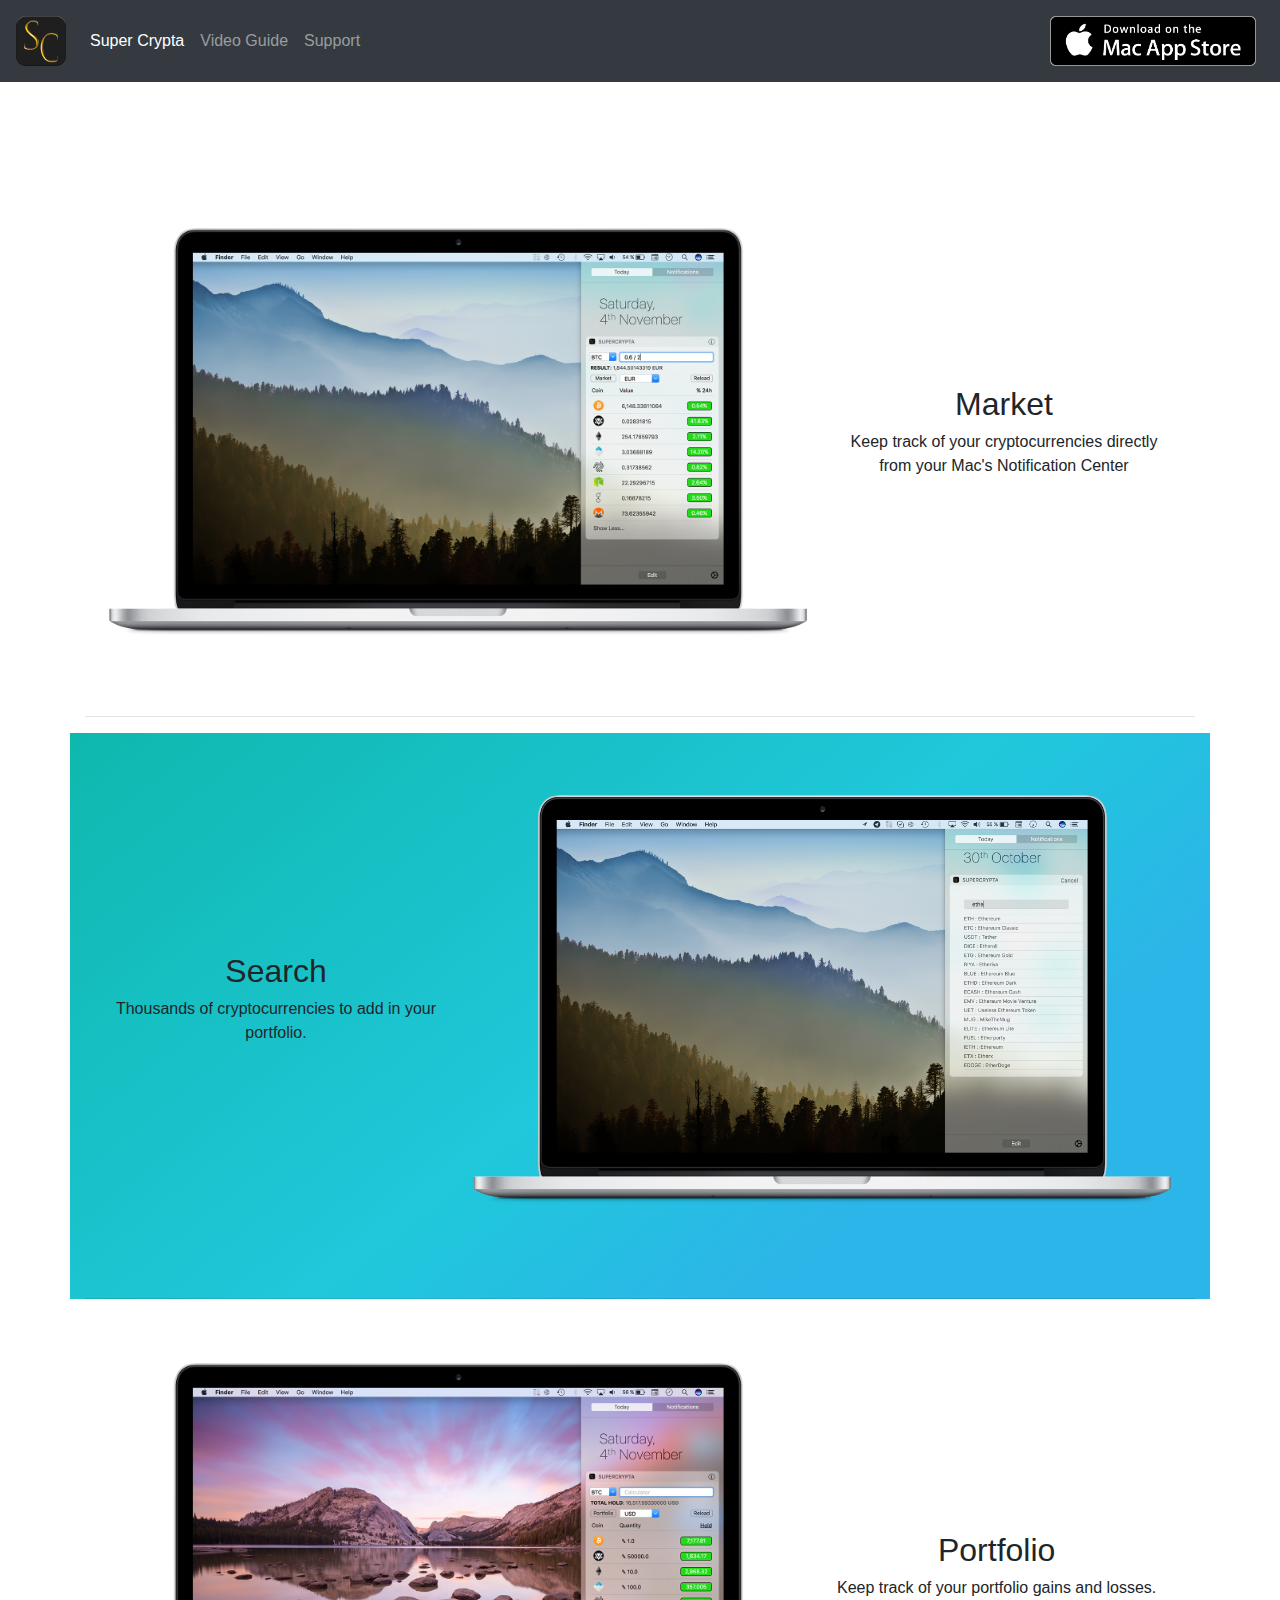
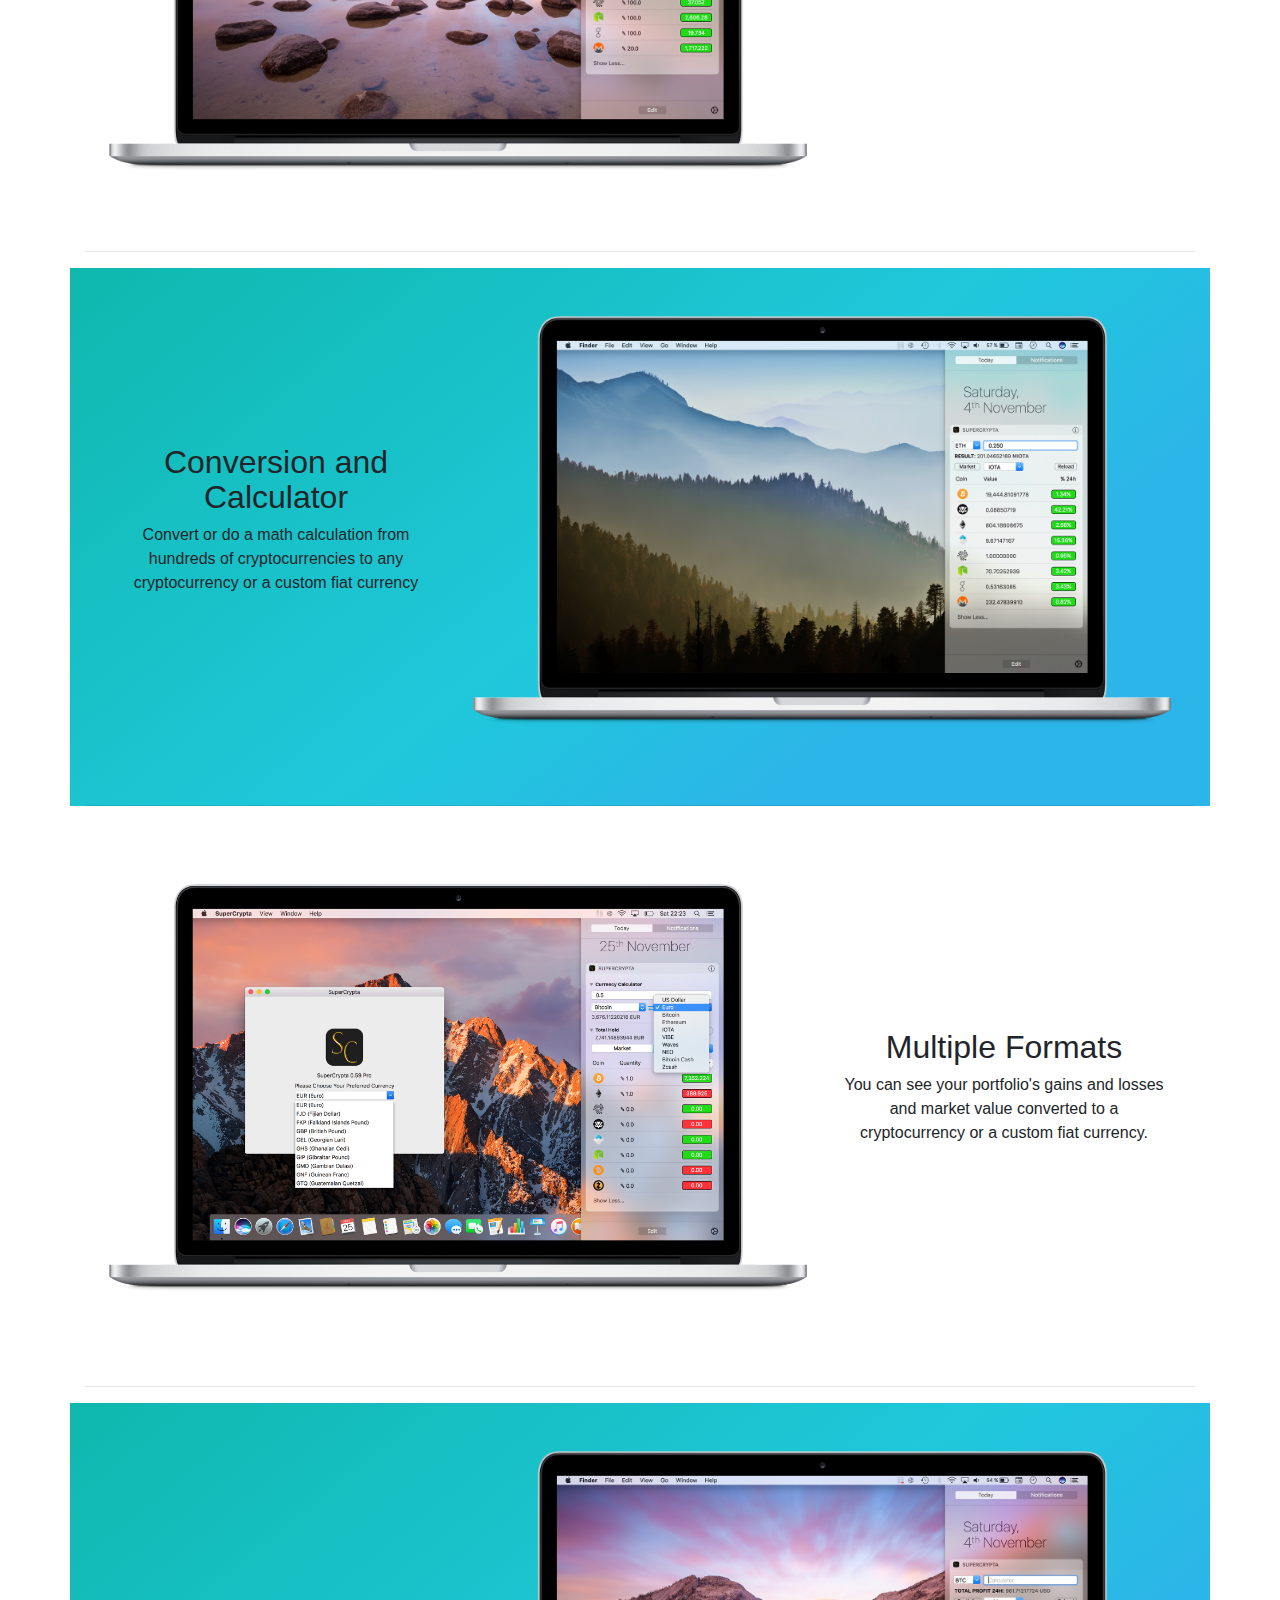
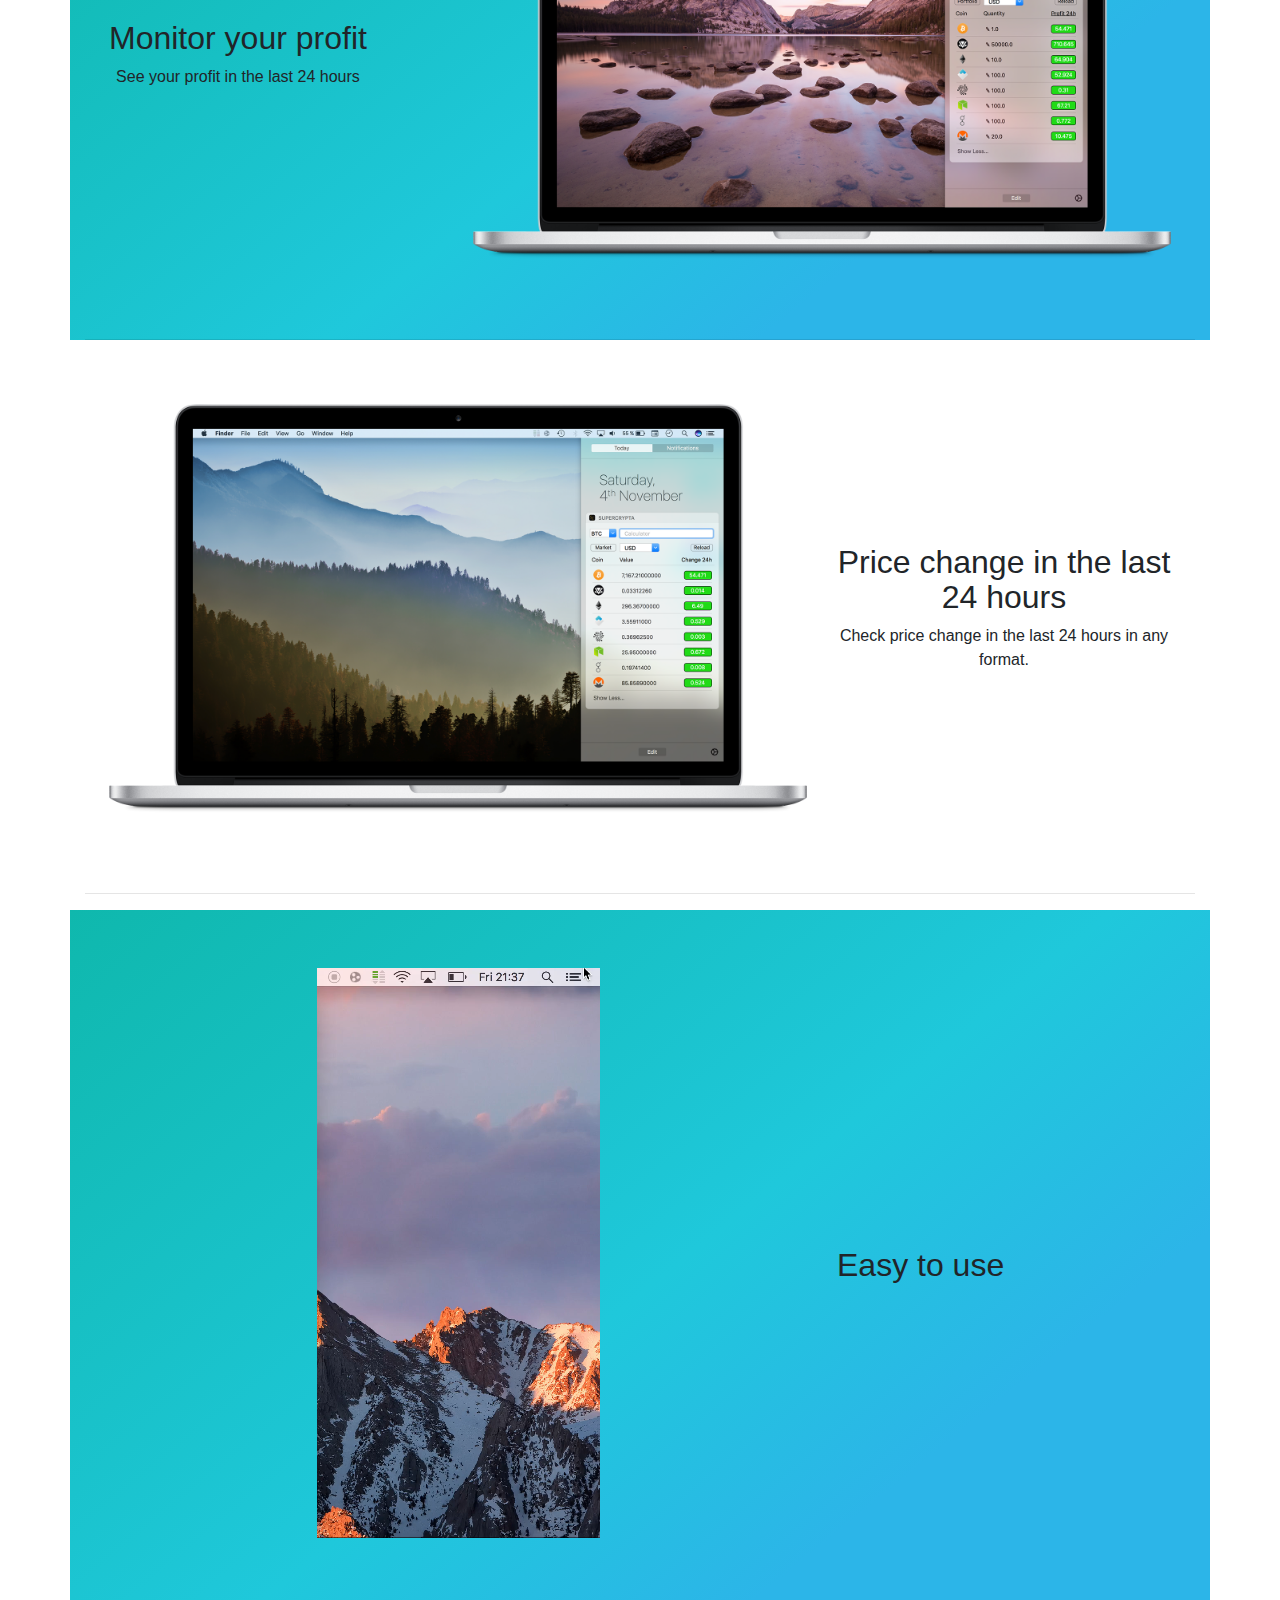
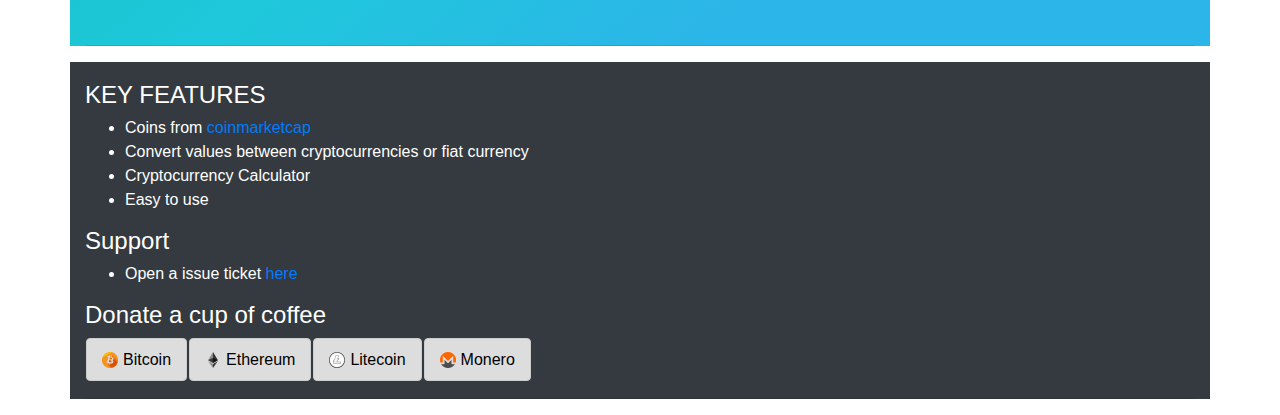
<file: index2.html>
<!DOCTYPE html>
<html lang="en">
  <head>
    <!-- Global site tag (gtag.js) - Google Analytics -->
    <!--     <script async src="https://www.googletagmanager.com/gtag/js?id=UA-108375007-1"></script> -->
    <script>
    /*
    window.dataLayer = window.dataLayer || [];
    function gtag(){dataLayer.push(arguments);}
    gtag('js', new Date());
    gtag('config', 'UA-108375007-1');
    
    */
    
    </script>
    <meta charset="utf-8">
    <meta name="viewport" content="width=device-width, initial-scale=1, shrink-to-fit=no">
    <meta name="description" content="cryptocurrency tracking for mac">
    <meta name="author" content="">
    <link rel="shortcut icon" href="favicon.ico" />
    <title>Super Crypta</title>
    <!-- Bootstrap core CSS -->
    <link rel="stylesheet" href="web/css/bootstrap.min.css">
    <!--      <link href="web/css/cryptodonate.css" rel="stylesheet"/> -->
    <link href="web/css/base.css" rel="stylesheet"/>
    
    <link href="web/css/cryptodonate.css" rel="stylesheet"/>

    <link href="web/css/cryptodonate.dark.css" rel="stylesheet"/>
    
    
    
    
    
    <style>
    
    .vcenter {
    display: inline-block;
    vertical-align: middle;
    float: none;
    }
    .fundoGradiente {
    
    /*      background: linear-gradient(141deg, #0fb8ad 0%, #1fc8db 51%, #2cb5e8 75%); */
    background: linear-gradient(141deg,  #0fb8ad 0%, #1fc8db 51%, #2cb5e8 75%);
    
    }
    
    .fundoGradienteBlack {
    
    /*      background: linear-gradient(141deg, #0fb8ad 0%, #1fc8db 51%, #2cb5e8 75%); */
/*     	background: linear-gradient(141deg, #1773b1 0%, #185e75 71.02%); */
    	background-color: #343a40;
    	
    	
    	color: white;
    
    }
    
    
    
    </style>
  </head>
  <body>
    <div id="google_translate_element"></div><script type="text/javascript">
    function googleTranslateElementInit() {
    new google.translate.TranslateElement({pageLanguage: 'en', layout: google.translate.TranslateElement.InlineLayout.SIMPLE}, 'google_translate_element');
    }
    </script>
    <!--
    <script type="text/javascript" src="//translate.google.com/translate_a/element.js?cb=googleTranslateElementInit"></script>
    -->
    
    
    
    <nav class="navbar navbar-expand-md navbar-dark bg-dark fixed-top">
      <a class="navbar-brand" href="#"><img src="web/img/logo_supercrypta_128.png" width="50"/></a>
      <button class="navbar-toggler" type="button" data-toggle="collapse" data-target="#navbarsExampleDefault" aria-controls="navbarsExampleDefault" aria-expanded="false" aria-label="Toggle navigation">
      <span class="navbar-toggler-icon"></span>
      </button>
      <div class="collapse navbar-collapse" id="navbarsExampleDefault">
        <ul class="navbar-nav mr-auto">
          <li class="nav-item active">
            <a class="nav-link" href="#">Super Crypta <span class="sr-only"></span></a>
          </li>
          
          
           <li class="nav-item ">
            <a class="nav-link" href="#guide">Video Guide <span class="sr-only"></span></a>
          </li>
          
          <li class="nav-item ">
            <a class="nav-link" href="#support">Support <span class="sr-only"></span></a>
          </li>
          
         
          
          
        </ul>
        <ul class="navbar-nav">
          <li class="nav-item">
            
            <a class="nav-link" href="https://itunes.apple.com/us/app/supercrypta/id1299563325?ls=1&mt=12">
              <img border="0" height="50" alt="Download on AppStore" src="web/img/download_apple.png" >
            </a>
            
          </li>
          
        </ul>
      </div>
    </nav>
    
    
    <!--
    <main role="main" class="container">
      <div class="starter-template">
        <h1>Bootstrap starter template</h1>
        <p class="lead">Use this document as a way to quickly start any new project.<br> All you get is this text and a mostly barebones HTML document.</p>
      </div>
      
      
      
      
      
      
    </main>
    -->
    
    
    <div class="container" style="padding-top: 100px">
      <div class="row starter-template">
        
        
        
        
        <div class="col-md-8">
          <p>
            <img  class="img-fluid" src="web/img/mac_cotacao.png"/>
          </p>
        </div>
        
        
        <div class="col-md-4 d-flex align-items-center">
          <div>
            <h2>Market</h2>
            <p>Keep track of your cryptocurrencies directly from your Mac's Notification Center</p>
          </div>
        </div>
        
        
      </div>
      <hr>
    </div>
    
    
    <div class="container fundoGradiente">
      <div class="row starter-template">
        
        
        
        <div class="col-md-4 d-flex align-items-center" >
          <div>
            <h2>Search</h2>
            <p >Thousands of cryptocurrencies to add in your portfolio.</p>
          </div>
        </div>
        
        
        <div class="col-md-8">
          <p> <img  class="img-fluid" src="web/img/mac_search.png" </p>
        </div>
        
      </div>
      <hr>
    </div>
    
    
    <div class="container" >
      <div class="row starter-template">
        
        
        
        
        <div class="col-md-8">
          <p> <img  class="img-fluid" src="web/img/mac_portfolio.png" </p>
        </div>
        
        
        <div class="col-md-4 d-flex align-items-center">
          <di>
          <h2>Portfolio</h2>
          <p>Keep track of your portfolio gains and losses.</p>
          </di>
        </div>
        
        
      </div>
      <hr>
    </div>
    <div class="container fundoGradiente">
      <div class="row starter-template">
        
        
        
        <div class="col-md-4 d-flex align-items-center" >
          <div>
            <h2>Conversion and Calculator</h2>
            <p>Convert or do a math calculation from hundreds of cryptocurrencies to any cryptocurrency or a custom fiat currency
            </p>
          </div>
        </div>
        
        
        <div class="col-md-8">
          <p> <img  class="img-fluid" src="web/img/mac_convertion_calculator.png" </p>
        </div>
        
        
      </div>
      <hr>
    </div>
    
    
    
    
    <div class="container" >
      <div class="row starter-template">
        
        
        
        <div class="col-md-8">
          <p> <img  class="img-fluid" src="web/img/mac_custom_currency.png" </p>
        </div>
        
        
        <div class="col-md-4 d-flex align-items-center">
          <di>
          <h2>Multiple Formats</h2>
          <p>You can see your portfolio's gains and losses and market value converted to a cryptocurrency or a custom fiat currency.</p>
          </di>
        </div>
        
        
      </div>
      <hr>
    </div>
    
    
    
    <div class="container fundoGradiente">
      <div class="row starter-template">
        
        
        <div class="col-md-4 d-flex align-items-center" >
          <div>
            <h2>Monitor your profit</h2>
            <p>See your profit in the last 24 hours
            </p>
          </div>
        </div>
        
        
        <div class="col-md-8">
          <p> <img  class="img-fluid" src="web/img/mac_gains.png" </p>
        </div>
        
        
        
      </div>
      <hr>
    </div>
    
    
    <div class="container" >
      <div class="row starter-template">
        
        
        
        <div class="col-md-8">
          <p> <img  class="img-fluid" src="web/img/mac_price24.png" </p>
        </div>
        
        
        <div class="col-md-4 d-flex align-items-center">
          <di>
          <h2>Price change in the last 24 hours</h2>
          <p>Check price change in the last 24 hours in any format.</p>
          </di>
        </div>
        
        
      </div>
      <hr>
    </div>
    
    
    
    
    <div class="container fundoGradiente" id="guide">
      <div class="row starter-template">
        
                
        
        <div class="col-md-8">
          <p>  
	          <video style="padding-top: 10px; padding-bottom: 20px" width="304" height="600" autoplay loop>
                    <source src="web/supercrypta.mp4" type="video/mp4">
              </video>
              
           </p>
        </div>
        
        
        <div class="col-md-4 d-flex align-items-center">
          <di>
          <h2>Easy to use</h2>
          </di>
        </div>
        
        
        
        
        
      </div>
      <hr>
    </div>
    
    
    
    
    
    
    <div class="container fundoGradienteBlack" id="support">
      <div class="row" style="padding-top: 20px">
        
        
   
        
        
        <div class="col-md-12">
	        <h4>KEY FEATURES</h4>
          <ul>
	          <li>Coins from <a target="_blank" href="https://coinmarketcap.com">coinmarketcap</a> </li>
	          <li>Convert values between cryptocurrencies or fiat currency </li>
	          <li>Cryptocurrency Calculator</li>
	          <li>Easy to use </li>
          </ul>
          
          <h4>Support</h4>
	      <ul>
	          <li>Open a issue ticket <a target="_blank" href="https://github.com/supercrypta/supercrypta.github.io/issues">here</a> </li>
          </ul> 
          
          
          <h4>Donate a cup of coffee</h4>
          
          <table>
                <tbody>
                    <tr>
                        
                        <td>
                            <div class="btc">
                            </div>
                        </td>
                        <td>
                            <div class="eth">
                            </div>
                        </td>
                        <td>
                            <div class="ltc">
                            </div>
                        </td>
                        <td>
                            <div class="xmr">
                            </div>
                        </td>
                    </tr>
                    
                   
                </tbody>
            </table>
          
      
        
          
	         
        </div>
        
        
        
        
        
      </div>
      <hr>
    </div>
    
    
    
    
    
<!--
        
    <div class="container" >
      <div class="row starter-template">
        
        
        
        <div class="col-md-12">
              <div class="container">
		      <div class="row starter-template" id="content">
		        
		        
		        <div class="col-md-3 btc"></div>
		        <div class="col-md-3 eth"></div>
		        <div class="col-md-3 ltc"></div>
		        <div class="col-md-3 xmr"></div>
		        
		      </div>
		    </div>
        </div>
        
  
        
        
      </div>
      <hr>
    </div>
    
-->
    
    
    

    
    
    
    
   
    
    
    
    
    
    
    
    
     <script>
            !function(c){var t=document.createElement("script");t.type="text/javascript",t.async=!0,t.onload=c,t.src="web/cryptodonate.js";var e=document.getElementsByTagName("script")[0];e.parentNode.insertBefore(t,e)}(function(){
                    var btcElems = document.getElementsByClassName('btc');
                    for(var i = 0;i < btcElems.length;i++) {
                        var cd = new Fr.CryptoDonate({
                            baseURL: 'web/',


                            strings: {
                                button: 'Bitcoin',
                                buttonTitle: 'Donate {coinName}',
                                coins: {
                                    bitcoin: 'Bitcoin',
                                    ethereum: 'Ether',
                                    litecoin: 'Litecoin',
                                    monero: 'Monero',
                                },
                                dialogHeader: 'Donate {coinName}',
                                dialogHelper: 'Please use this {coin} address to donate. Thanks!',
                                openInWallet: 'Click here to send this address to your wallet.'
                            },



                            address: '1MYZDEpaE7157njrvq8QBmbrgUMB3SSuhx',
                            buttonLarge: btcElems[i].className.match('large') !== null,

                            buttonClass: btcElems[i].className.match('dark') !== null ? 'dark' : '',
                            dialogClass: btcElems[i].className.match('dark') !== null ? 'dark' : ''
                        });
                        cd.appendTo(btcElems[i]);
                    }

                    var ethElems = document.getElementsByClassName('eth');
                    for(var i = 0;i < ethElems.length;i++) {
                        var cd = new Fr.CryptoDonate({
                            coin: 'ethereum',
                            address: '0x4c77a2A8a570D0066A57a5Cf58bE590e7b9D1A5c',
                            baseURL: 'web/',
                            strings: {
                                button: 'Ethereum',
                                buttonTitle: 'Donate {coinName}',
                                coins: {
                                    bitcoin: 'Bitcoin',
                                    ethereum: 'Ethereum',
                                    litecoin: 'Litecoin',
                                    monero: 'Monero',
                                },
                                dialogHeader: 'Donate {coinName}',
                                dialogHelper: 'Please use this {coin} address to donate. Thanks!',
                                openInWallet: 'Click here to send this address to your wallet.'
                            },
                            buttonLarge: ethElems[i].className.match('large') !== null,

                            buttonClass: ethElems[i].className.match('dark') !== null ? 'darkx' : '',
                            dialogClass: ethElems[i].className.match('dark') !== null ? 'dark' : ''
                        });
                        cd.appendTo(ethElems[i]);
                    }

                    var ltcElems = document.getElementsByClassName('ltc');
                    for(var i = 0;i < ethElems.length;i++) {
                        var cd = new Fr.CryptoDonate({
                            coin: 'litecoin',
                            address: 'LQRBruBi9TDHj62U46DU3TNN6fXJrrDyJZ',
                            baseURL: 'web/',
                            strings: {
                                button: 'Litecoin',
                                buttonTitle: 'Donate {coinName}',
                                coins: {
                                    bitcoin: 'Bitcoin',
                                    ethereum: 'Ether',
                                    litecoin: 'Litecoin',
                                    monero: 'Monero',
                                },
                                dialogHeader: 'Donate {coinName}',
                                dialogHelper: 'Please use this {coin} address to donate. Thanks!',
                                openInWallet: 'Click here to send this address to your wallet.'
                            },
                            buttonLarge: ltcElems[i].className.match('large') !== null,

                            buttonClass: ltcElems[i].className.match('dark') !== null ? 'dark' : '',
                            dialogClass: ltcElems[i].className.match('dark') !== null ? 'dark' : ''
                        });
                        cd.appendTo(ltcElems[i]);
                    }

                    var xmrElems = document.getElementsByClassName('xmr');
                    for(var i = 0;i < ethElems.length;i++) {
                        var cd = new Fr.CryptoDonate({
                            coin: 'monero',
                            address: '47cf2ggw9HCXHeNqqRjvu592mpxUci9cNTGfgHRGbkuGUhPMRHacSdE4xgEDf7KNKgACL8Y2pcLPHh3X6DjxjGjXB7Bq7Px',
                            baseURL: 'web/',
                            strings: {
                                button: 'Monero',
                                buttonTitle: 'Donate {coinName}',
                                coins: {
                                    bitcoin: 'Bitcoin',
                                    ethereum: 'Ether',
                                    litecoin: 'Litecoin',
                                    monero: 'Monero',
                                },
                                dialogHeader: 'Donate {coinName}',
                                dialogHelper: 'Please use this {coin} address to donate. Thanks!',
                                openInWallet: 'Click here to send this address to your wallet.'
                            },
                            buttonLarge: xmrElems[i].className.match('large') !== null,

                            buttonClass: xmrElems[i].className.match('dark') !== null ? 'dark' : '',
                            dialogClass: xmrElems[i].className.match('dark') !== null ? 'dark' : ''
                        });
                        cd.appendTo(xmrElems[i]);
                    }
              });
        </script>
    
    
    
    
    
    <!-- Bootstrap core JavaScript
    ================================================== -->
    <!-- Placed at the end of the document so the pages load faster -->
    
    <!-- Optional JavaScript -->
    <!-- jQuery first, then Popper.js, then Bootstrap JS -->
    <script src="web/js/jquery-3.2.1.slim.min.js" ></script>
    <script src="web/js/popper.min.js" ></script>
    <script src="web/js/bootstrap.min.js"></script>
    
    
  </body>
</html>
</file>
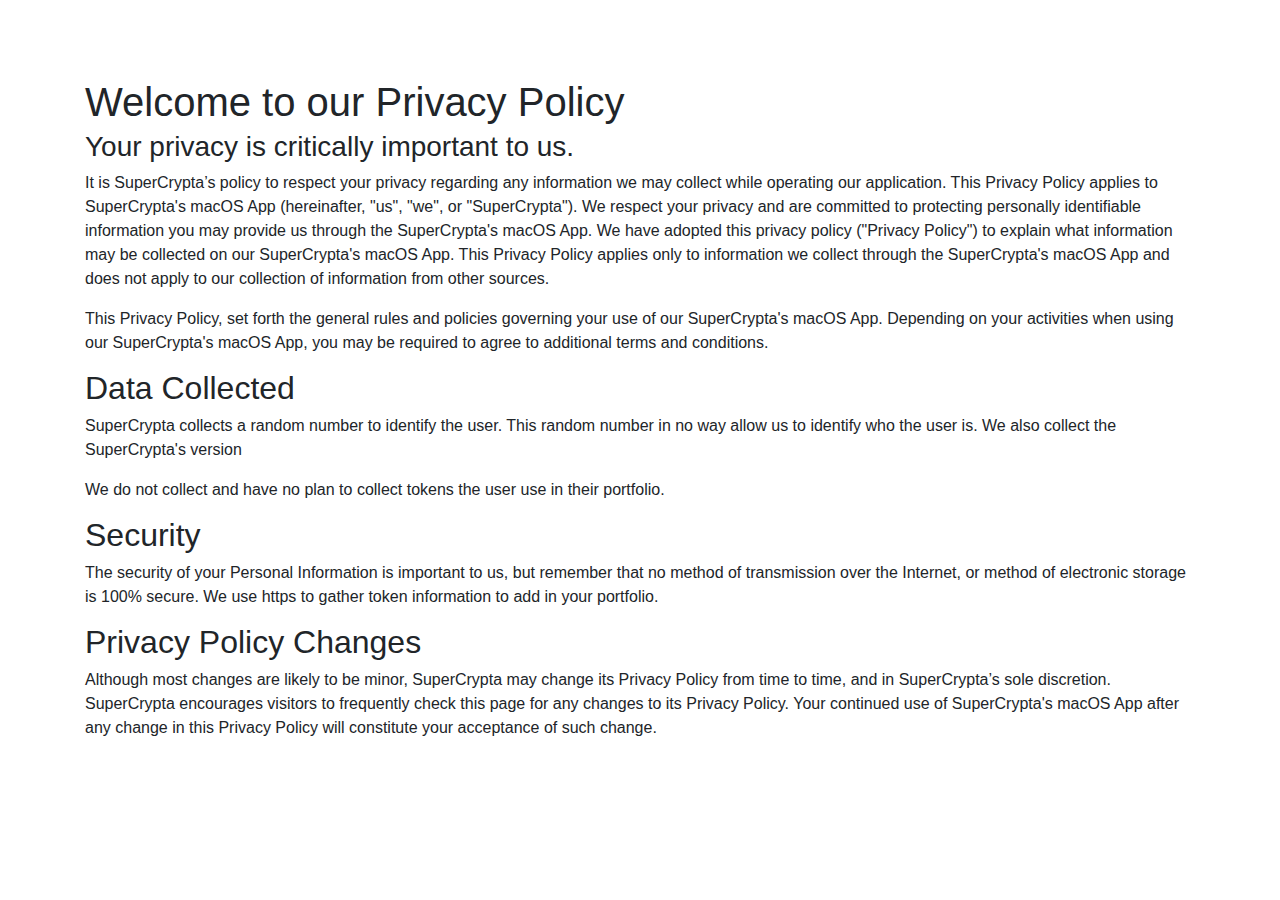
<file: privacy.html>
<!DOCTYPE html>
<html lang="en">
  <head>
    <!-- Global site tag (gtag.js) - Google Analytics -->
    <script async src="https://www.googletagmanager.com/gtag/js?id=UA-108375007-1"></script>
    <script>
        window.dataLayer = window.dataLayer || [];
    function gtag(){dataLayer.push(arguments);}
    gtag('js', new Date());
    gtag('config', 'UA-108375007-1');
    
   
    
    </script>
    <meta charset="utf-8">
    <meta name="viewport" content="width=device-width, initial-scale=1, shrink-to-fit=no">
    <meta name="description" content="cryptocurrency tracking for mac">
    <meta name="author" content="">
    <meta name="coinzilla" content="coinzilla-173315b10b744107fb" />
    <link rel="shortcut icon" href="favicon.ico" />
    <title>Super Crypta</title>
    <!-- Bootstrap core CSS -->
    <link rel="stylesheet" href="web/css/bootstrap.min.css">
    <link rel="stylesheet" href="web/css/colorbox.css">
    <!--      <link href="web/css/cryptodonate.css" rel="stylesheet"/> -->
    <link href="web/css/base.css" rel="stylesheet"/>
    

    
    
    
    <style>
    
    .vcenter {
    display: inline-block;
    vertical-align: middle;
    float: none;
    }
    .fundoGradiente {
    
    /*      background: linear-gradient(141deg, #0fb8ad 0%, #1fc8db 51%, #2cb5e8 75%); */
    background: linear-gradient(141deg,  #0fb8ad 0%, #1fc8db 51%, #2cb5e8 75%);
    
    }
    
    .fundoGradienteBlack {
    
    /*      background: linear-gradient(141deg, #0fb8ad 0%, #1fc8db 51%, #2cb5e8 75%); */
/*     	background: linear-gradient(141deg, #1773b1 0%, #185e75 71.02%); */
    	background-color: #343a40;
    	
    	
    	color: white;
    
    }
    
    
    
    </style>
	  

	  
  </head>
  <body>

    
    

    <!-- Begin page content -->
    <div class="container">
      
   
        
        
        
        			<h1>Welcome to our Privacy Policy</h1>
			<h3>Your privacy is critically important to us.</h3>
		

			<p>It is SuperCrypta’s policy to respect your privacy regarding any information we may collect while operating our application. This Privacy Policy applies to SuperCrypta's macOS App (hereinafter, "us", "we", or "SuperCrypta"). We respect your privacy and are committed to protecting personally identifiable information you may provide us through the SuperCrypta's macOS App. We have adopted this privacy policy ("Privacy Policy") to explain what information may be collected on our SuperCrypta's macOS App. This Privacy Policy applies only to information we collect through the SuperCrypta's macOS App and does not apply to our collection of information from other sources.</p>
			<p>This Privacy Policy, set forth the general rules and policies governing your use of our SuperCrypta's macOS App. Depending on your activities when using our SuperCrypta's macOS App, you may be required to agree to additional terms and conditions.</p>

			<h2>Data Collected</h2>
            
            <p>SuperCrypta collects a random number to identify the user. This random number in no way allow us to identify who the user is. We also collect the SuperCrypta's version</p>
        
		    <p>We do not collect and have no plan to collect tokens the user use in their portfolio.</p>
        
    
            <h2>Security</h2>
			<p>
             
           
           The security of your Personal Information is important to us, but remember that no method of transmission over the Internet, or method of electronic storage is 100% secure. We use https to gather token information to add in your portfolio. </p>
			
			
			<h2>Privacy Policy Changes</h2>
			<p>Although most changes are likely to be minor, SuperCrypta may change its Privacy Policy from time to time, and in SuperCrypta’s sole discretion. SuperCrypta encourages visitors to frequently check this page for any changes to its Privacy Policy. Your continued use of SuperCrypta's macOS App after any change in this Privacy Policy will constitute your acceptance of such change.</p>
			
			
						  
			  <h2></h2>			  
			  	<p></p>			
			
		
        
        
        
        
        
        
        
    </div>

    
    
    
    

    
    <!-- Bootstrap core JavaScript
    ================================================== -->
    <!-- Placed at the end of the document so the pages load faster -->
    
    <!-- Optional JavaScript -->
    <!-- jQuery first, then Popper.js, then Bootstrap JS -->
<!--     <script src="web/js/jquery-3.2.1.slim.min.js" ></script>
 -->        <script src="https://ajax.googleapis.com/ajax/libs/jquery/1.10.2/jquery.min.js"></script>

    <script src="web/js/jquery.colorbox.js" ></script>

    <script src="web/js/popper.min.js" ></script>
    <script src="web/js/bootstrap.min.js"></script>




    
    
  </body>
</html>
</file>
<file: web/css/colorbox.css>
/*
    Colorbox Core Style:
    The following CSS is consistent between example themes and should not be altered.
*/
#colorbox, #cboxOverlay, #cboxWrapper{position:absolute; top:0; left:0; z-index:9999; overflow:hidden; -webkit-transform: translate3d(0,0,0);}
#cboxWrapper {max-width:none;}
#cboxOverlay{position:fixed; width:100%; height:100%;}
#cboxMiddleLeft, #cboxBottomLeft{clear:left;}
#cboxContent{position:relative;}
#cboxLoadedContent{overflow:auto; -webkit-overflow-scrolling: touch;}
#cboxTitle{margin:0;}
#cboxLoadingOverlay, #cboxLoadingGraphic{position:absolute; top:0; left:0; width:100%; height:100%;}
#cboxPrevious, #cboxNext, #cboxClose, #cboxSlideshow{cursor:pointer;}
.cboxPhoto{float:left; margin:auto; border:0; display:block; max-width:none; -ms-interpolation-mode:bicubic;}
.cboxIframe{width:100%; height:100%; display:block; border:0; padding:0; margin:0;}
#colorbox, #cboxContent, #cboxLoadedContent{box-sizing:content-box; -moz-box-sizing:content-box; -webkit-box-sizing:content-box;}

/* 
    User Style:
    Change the following styles to modify the appearance of Colorbox.  They are
    ordered & tabbed in a way that represents the nesting of the generated HTML.
*/
#cboxOverlay{background:#000; opacity: 0.9; filter: alpha(opacity = 90);}
#colorbox{outline:0;}
    #cboxContent{margin-top:20px;background:#000;}
        .cboxIframe{background:#fff;}
        #cboxError{padding:50px; border:1px solid #ccc;}
        #cboxLoadedContent{border:5px solid #000; background:#fff;}
        #cboxTitle{position:absolute; top:-20px; left:0; color:#ccc; margin-left: 5px;}
        #cboxCurrent{position:absolute; top:-20px; right:0px; color:#ccc; margin-right: 5px;}
        #cboxLoadingGraphic{background:url(images/loading.gif) no-repeat center center;}

        /* these elements are buttons, and may need to have additional styles reset to avoid unwanted base styles */
        #cboxPrevious, #cboxNext, #cboxSlideshow, #cboxClose {border:0; padding:0; margin:0; overflow:visible; width:auto; background:none; }
        
        /* avoid outlines on :active (mouseclick), but preserve outlines on :focus (tabbed navigating) */
        #cboxPrevious:active, #cboxNext:active, #cboxSlideshow:active, #cboxClose:active {outline:0;}
        
        #cboxSlideshow{position:absolute; top:-20px; right:90px; color:#fff;}
        #cboxPrevious{position:absolute; top:50%; left:5px; margin-top:-32px; background:url(images/controls.png) no-repeat top left; width:28px; height:65px; text-indent:-9999px;}
        #cboxPrevious:hover{background-position:bottom left;}
        #cboxNext{position:absolute; top:50%; right:5px; margin-top:-32px; background:url(images/controls.png) no-repeat top right; width:28px; height:65px; text-indent:-9999px;}
        #cboxNext:hover{background-position:bottom right;}
        #cboxClose{position:absolute; top:5px; right:5px; display:block; background:url(images/controls.png) no-repeat top center; width:38px; height:19px; text-indent:-9999px;}
        #cboxClose:hover{background-position:bottom center;}
</file>
<file: web/css/cryptodonate.css>
.cryptodonate-btn {
    display: inline-block;
    padding: 8px 15px;
    border: 1px solid #ccc;
    border-radius: 4px;
    background: #DDD;
    color: #000;
    cursor: pointer;
    font-family: Arial;
}

.cryptodonate-btn:hover {
    background: #EEE;
}

.cryptodonate-btn.large {
    padding: 13px 15px;
    font-size: 1.5rem;
}

.cryptodonate-btn img, .cryptodonate-btn span {
    display: inline-block;
    vertical-align: middle;
}

.cryptodonate-btn img {
    height: 16px;
    width: 16px;
}

.cryptodonate-btn.large img {
    height: 32px;
    width: 32px;
}

.cryptodonate-btn span {
    margin-left: 5px;
    color: black;
}

#cryptodonate-overlay {
    display: none;
    position: fixed;
    top: 0;
    bottom: 0;
    left: 0;
    right: 0;
    background: rgba(0, 0, 0, 0.5);
}

#cryptodonate-dialog {
    display: none;
    position: fixed;
    top: 5%;
    left: 50%;
    transform: translate(-50%, 0);
    width: 400px;
    padding: 20px 20px 10px;
    border-radius: 10px;
    background: #ddd;
    color: #000;
    z-index: 9999999;
    box-sizing: border-box;
    box-shadow: 0 8px 10px 1px rgba(0, 0, 0, 0.14), 0 3px 14px 2px rgba(0, 0, 0, 0.12), 0 5px 5px -3px rgba(0, 0, 0, 0.3);
    font-family: Arial;
}

#cryptodonate-dialog * {
    box-sizing: border-box;
}

#cryptodonate-addressHolder {
    position: relative;
    border-bottom: 3px solid #790cfc;
    padding-bottom: 1em;
}

#cryptodonate-coin {
    height: 24px;
    width: 24px;
    position: absolute;
    top: 4px;
    left: 5px;
}

#cryptodonate-address {
    height: 32px;
    width: 100%;
    padding: 5px 30px 5px 30px;
    color: #000;
    font: 13.3333px Arial;
}

#cryptodonate-wallet {
    position: absolute;
    display: block;
    top: 4px;
    right: 5px;
    height: 24px;
    width: 24px
}

#cryptodonate-wallet img {
    height: 100%;
    width: 100%;
}

#cryptodonate-action {
    font-size: 2rem;
    margin-bottom: .5em;
    border-bottom: 3px solid #790cfc;
    padding-bottom: .25em;
}

#cryptodonate-qrHolder {
    position: relative;
    background: #fff;
    padding: 20px 0;
    text-align: center;
    margin-top: 1em;
}

#cryptodonate-qr {
    height: 200px;
    width: 200px;
}


/**
 * Don't be evil. Please let this credit be seen
 */

#cryptodonate-credit {
    display: block;
    margin-top: 30px;
    color: #000;
    text-decoration: none;
}

#cryptodonate-close {
    position: absolute;
    top: 0;
    right: 20px;
    font-size: 2em;
    cursor: pointer;
}

@media (max-width: 410px) {
    #cryptodonate-dialog {
        width: 100%;
        padding: 20px 10px 30px;
    }
}

@media (max-width: 250px) {
    #cryptodonate-qr {
        width: 100%;
        height: auto;
    }
}
</file>
<file: web/css/base.css>
body {
  padding-top: 5rem;
}
.starter-template {
  padding: 3rem 1.5rem;
  text-align: center;
}
</file>
<file: web/css/cryptodonate.dark.css>
.cryptodonate-btn.dark {
    background: #000;
    color: #fff;
}

#cryptodonate-dialog.dark {
    background: #000;
    color: #fff;
}

#cryptodonate-dialog.dark #cryptodonate-credit {
    color: #fff;
}
</file>
<file: help/css/style.css>
/* -------------------------------- 

Primary style

-------------------------------- */
*, *::after, *::before {
  -webkit-box-sizing: border-box;
  -moz-box-sizing: border-box;
  box-sizing: border-box;
}

*::after, *::before {
  content: '';
}

body {
  font-size: 100%;
  font-family: "Open Sans", sans-serif;
  color: #4e5359;
  background-color: #f3f3f5;
}
body::after {
  /* overlay layer visible on small devices when the right panel slides in */
  position: fixed;
  top: 0;
  left: 0;
  width: 100%;
  height: 100%;
  background-color: rgba(78, 83, 89, 0.8);
  visibility: hidden;
  opacity: 0;
  -webkit-transition: opacity .3s 0s, visibility 0s .3s;
  -moz-transition: opacity .3s 0s, visibility 0s .3s;
  transition: opacity .3s 0s, visibility 0s .3s;
}
body.cd-overlay::after {
  visibility: visible;
  opacity: 1;
  -webkit-transition: opacity .3s 0s, visibility 0s 0s;
  -moz-transition: opacity .3s 0s, visibility 0s 0s;
  transition: opacity .3s 0s, visibility 0s 0s;
}
@media only screen and (min-width: 768px) {
  body::after {
    display: none;
  }
}

a {
  color: #a9c056;
  text-decoration: none;
}

/* -------------------------------- 

Main components 

-------------------------------- */
header {
  position: relative;
  height: 80px;
  line-height: 80px;
  text-align: center;
  background-color: #343a40;
}
header h1 {
  color: #ffffff;
  -webkit-font-smoothing: antialiased;
  -moz-osx-font-smoothing: grayscale;
  font-size: 20px;
  font-size: 1.25rem;
}

@media only screen and (min-width: 1024px) {
  header {
    height: 80px;
    line-height: 80px;
  }
  header h1 {
    font-size: 36px;
    font-size: 2.25rem;
    font-weight: 300;
  }
}

.cd-faq {
  width: 90%;
  max-width: 1024px;
  margin: 2em auto;
  box-shadow: 0 1px 5px rgba(0, 0, 0, 0.1);
}
.cd-faq:after {
  content: "";
  display: table;
  clear: both;
}
@media only screen and (min-width: 768px) {
  .cd-faq {
    position: relative;
    margin: 4em auto;
    box-shadow: none;
  }
}

.cd-faq-categories a {
  position: relative;
  display: block;
  overflow: hidden;
  height: 50px;
  line-height: 50px;
  padding: 0 28px 0 16px;
  background-color: #4e5359;
  -webkit-font-smoothing: antialiased;
  -moz-osx-font-smoothing: grayscale;
  color: #ffffff;
  white-space: nowrap;
  border-bottom: 1px solid #555b61;
  text-overflow: ellipsis;
}
.cd-faq-categories a::before, .cd-faq-categories a::after {
  /* plus icon on the right */
  position: absolute;
  top: 50%;
  right: 16px;
  display: inline-block;
  height: 1px;
  width: 10px;
  background-color: #7f868e;
}
.cd-faq-categories a::after {
  -webkit-transform: rotate(90deg);
  -moz-transform: rotate(90deg);
  -ms-transform: rotate(90deg);
  -o-transform: rotate(90deg);
  transform: rotate(90deg);
}
.cd-faq-categories li:last-child a {
  border-bottom: none;
}
@media only screen and (min-width: 768px) {
  .cd-faq-categories {
    width: 20%;
    float: left;
    box-shadow: 0 1px 2px rgba(0, 0, 0, 0.08);
  }
  .cd-faq-categories a {
    font-size: 13px;
    font-size: 0.8125rem;
    font-weight: 600;
    padding-left: 24px;
    padding: 0 24px;
    -webkit-transition: background 0.2s, padding 0.2s;
    -moz-transition: background 0.2s, padding 0.2s;
    transition: background 0.2s, padding 0.2s;
  }
  .cd-faq-categories a::before, .cd-faq-categories a::after {
    display: none;
  }
  .no-touch .cd-faq-categories a:hover {
    background: #555b61;
  }
  .no-js .cd-faq-categories {
    width: 100%;
    margin-bottom: 2em;
  }
}
@media only screen and (min-width: 1024px) {
  .cd-faq-categories {
    position: absolute;
    top: 0;
    left: 0;
    width: 200px;
    z-index: 2;
  }
  .cd-faq-categories a::before {
    /* decorative rectangle on the left visible for the selected item */
    display: block;
    top: 0;
    right: auto;
    left: 0;
    height: 100%;
    width: 3px;
    background-color: #a9c056;
    opacity: 0;
    -webkit-transition: opacity 0.2s;
    -moz-transition: opacity 0.2s;
    transition: opacity 0.2s;
  }
  .cd-faq-categories .selected {
    background: #42464b !important;
  }
  .cd-faq-categories .selected::before {
    opacity: 1;
  }
  .cd-faq-categories.is-fixed {
    /* top and left value assigned in jQuery */
    position: fixed;
  }
  .no-js .cd-faq-categories {
    position: relative;
  }
}

.cd-faq-items {
  position: fixed;
  height: 100%;
  width: 90%;
  top: 0;
  right: 0;
  background: #ffffff;
  padding: 0 5% 1em;
  overflow: auto;
  -webkit-overflow-scrolling: touch;
  z-index: 1;
  -webkit-backface-visibility: hidden;
  backface-visibility: hidden;
  -webkit-transform: translateZ(0) translateX(100%);
  -moz-transform: translateZ(0) translateX(100%);
  -ms-transform: translateZ(0) translateX(100%);
  -o-transform: translateZ(0) translateX(100%);
  transform: translateZ(0) translateX(100%);
  -webkit-transition: -webkit-transform .3s;
  -moz-transition: -moz-transform .3s;
  transition: transform .3s;
}
.cd-faq-items.slide-in {
  -webkit-transform: translateZ(0) translateX(0%);
  -moz-transform: translateZ(0) translateX(0%);
  -ms-transform: translateZ(0) translateX(0%);
  -o-transform: translateZ(0) translateX(0%);
  transform: translateZ(0) translateX(0%);
}
.no-js .cd-faq-items {
  position: static;
  height: auto;
  width: 100%;
  -webkit-transform: translateX(0);
  -moz-transform: translateX(0);
  -ms-transform: translateX(0);
  -o-transform: translateX(0);
  transform: translateX(0);
}
@media only screen and (min-width: 768px) {
  .cd-faq-items {
    position: static;
    height: auto;
    width: 78%;
    float: right;
    overflow: visible;
    -webkit-transform: translateZ(0) translateX(0);
    -moz-transform: translateZ(0) translateX(0);
    -ms-transform: translateZ(0) translateX(0);
    -o-transform: translateZ(0) translateX(0);
    transform: translateZ(0) translateX(0);
    padding: 0;
    background: transparent;
  }
}
@media only screen and (min-width: 1024px) {
  .cd-faq-items {
    float: none;
    width: 100%;
    padding-left: 220px;
  }
  .no-js .cd-faq-items {
    padding-left: 0;
  }
}

.cd-close-panel {
  position: fixed;
  top: 5px;
  right: -100%;
  display: block;
  height: 40px;
  width: 40px;
  overflow: hidden;
  text-indent: 100%;
  white-space: nowrap;
  z-index: 2;
  /* Force Hardware Acceleration in WebKit */
  -webkit-transform: translateZ(0);
  -moz-transform: translateZ(0);
  -ms-transform: translateZ(0);
  -o-transform: translateZ(0);
  transform: translateZ(0);
  -webkit-backface-visibility: hidden;
  backface-visibility: hidden;
  -webkit-transition: right 0.4s;
  -moz-transition: right 0.4s;
  transition: right 0.4s;
}
.cd-close-panel::before, .cd-close-panel::after {
  /* close icon in CSS */
  position: absolute;
  top: 16px;
  left: 12px;
  display: inline-block;
  height: 3px;
  width: 18px;
  background: #6c7d8e;
}
.cd-close-panel::before {
  -webkit-transform: rotate(45deg);
  -moz-transform: rotate(45deg);
  -ms-transform: rotate(45deg);
  -o-transform: rotate(45deg);
  transform: rotate(45deg);
}
.cd-close-panel::after {
  -webkit-transform: rotate(-45deg);
  -moz-transform: rotate(-45deg);
  -ms-transform: rotate(-45deg);
  -o-transform: rotate(-45deg);
  transform: rotate(-45deg);
}
.cd-close-panel.move-left {
  right: 2%;
}
@media only screen and (min-width: 768px) {
  .cd-close-panel {
    display: none;
  }
}

.cd-faq-group {
  /* hide group not selected */
  display: none;
}
.cd-faq-group.selected {
  display: block;
}
.cd-faq-group .cd-faq-title {
  background: transparent;
  box-shadow: none;
  margin: 1em 0;
}
.no-touch .cd-faq-group .cd-faq-title:hover {
  box-shadow: none;
}
.cd-faq-group .cd-faq-title h2 {
  text-transform: uppercase;
  font-size: 12px;
  font-size: 0.75rem;
  font-weight: 700;
  color: #bbbbc7;
}
.no-js .cd-faq-group {
  display: block;
}
@media only screen and (min-width: 768px) {
  .cd-faq-group {
    /* all groups visible */
    display: block;
  }
  .cd-faq-group > li {
    background: #ffffff;
    margin-bottom: 6px;
    box-shadow: 0 1px 2px rgba(0, 0, 0, 0.08);
    -webkit-transition: box-shadow 0.2s;
    -moz-transition: box-shadow 0.2s;
    transition: box-shadow 0.2s;
  }
  .no-touch .cd-faq-group > li:hover {
    box-shadow: 0 1px 10px rgba(108, 125, 142, 0.3);
  }
  .cd-faq-group .cd-faq-title {
    margin: 2em 0 1em;
  }
  .cd-faq-group:first-child .cd-faq-title {
    margin-top: 0;
  }
}

.cd-faq-trigger {
  position: relative;
  display: block;
  margin: 1.6em 0 .4em;
  line-height: 1.2;
}
@media only screen and (min-width: 768px) {
  .cd-faq-trigger {
    font-size: 24px;
    font-size: 1.5rem;
    font-weight: 300;
    margin: 0;
    padding: 24px 72px 24px 24px;
  }
  .cd-faq-trigger::before, .cd-faq-trigger::after {
    /* arrow icon on the right */
    position: absolute;
    right: 24px;
    top: 50%;
    height: 2px;
    width: 13px;
    background: #cfdca0;
    -webkit-backface-visibility: hidden;
    backface-visibility: hidden;
    -webkit-transition-property: -webkit-transform;
    -moz-transition-property: -moz-transform;
    transition-property: transform;
    -webkit-transition-duration: 0.2s;
    -moz-transition-duration: 0.2s;
    transition-duration: 0.2s;
  }
  .cd-faq-trigger::before {
    -webkit-transform: rotate(45deg);
    -moz-transform: rotate(45deg);
    -ms-transform: rotate(45deg);
    -o-transform: rotate(45deg);
    transform: rotate(45deg);
    right: 32px;
  }
  .cd-faq-trigger::after {
    -webkit-transform: rotate(-45deg);
    -moz-transform: rotate(-45deg);
    -ms-transform: rotate(-45deg);
    -o-transform: rotate(-45deg);
    transform: rotate(-45deg);
  }
  .content-visible .cd-faq-trigger::before {
    -webkit-transform: rotate(-45deg);
    -moz-transform: rotate(-45deg);
    -ms-transform: rotate(-45deg);
    -o-transform: rotate(-45deg);
    transform: rotate(-45deg);
  }
  .content-visible .cd-faq-trigger::after {
    -webkit-transform: rotate(45deg);
    -moz-transform: rotate(45deg);
    -ms-transform: rotate(45deg);
    -o-transform: rotate(45deg);
    transform: rotate(45deg);
  }
}

.cd-faq-content p {
  font-size: 14px;
  font-size: 0.875rem;
  line-height: 1.4;
  color: #6c7d8e;
}
@media only screen and (min-width: 768px) {
  .cd-faq-content {
    display: none;
    padding: 0 24px 30px;
  }
  .cd-faq-content p {
    line-height: 1.6;
  }
  .no-js .cd-faq-content {
    display: block;
  }
}
</file>
